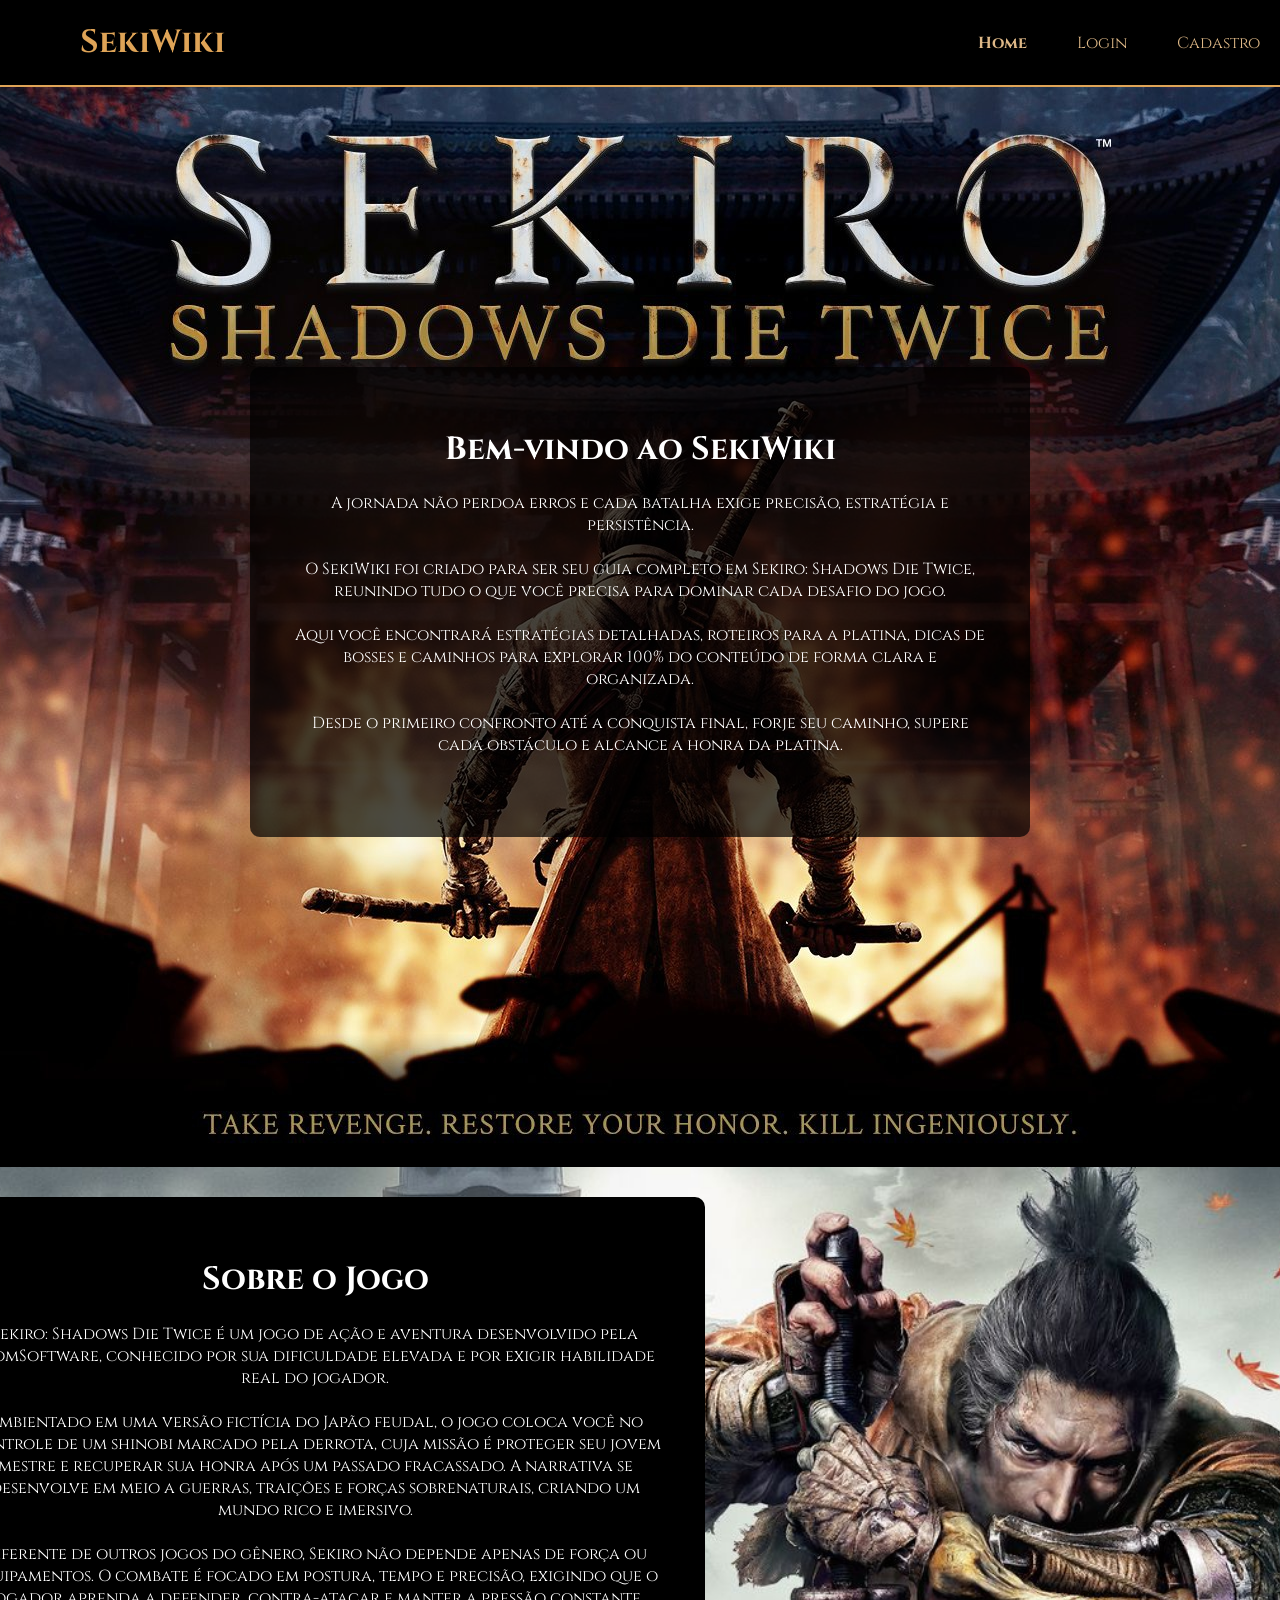
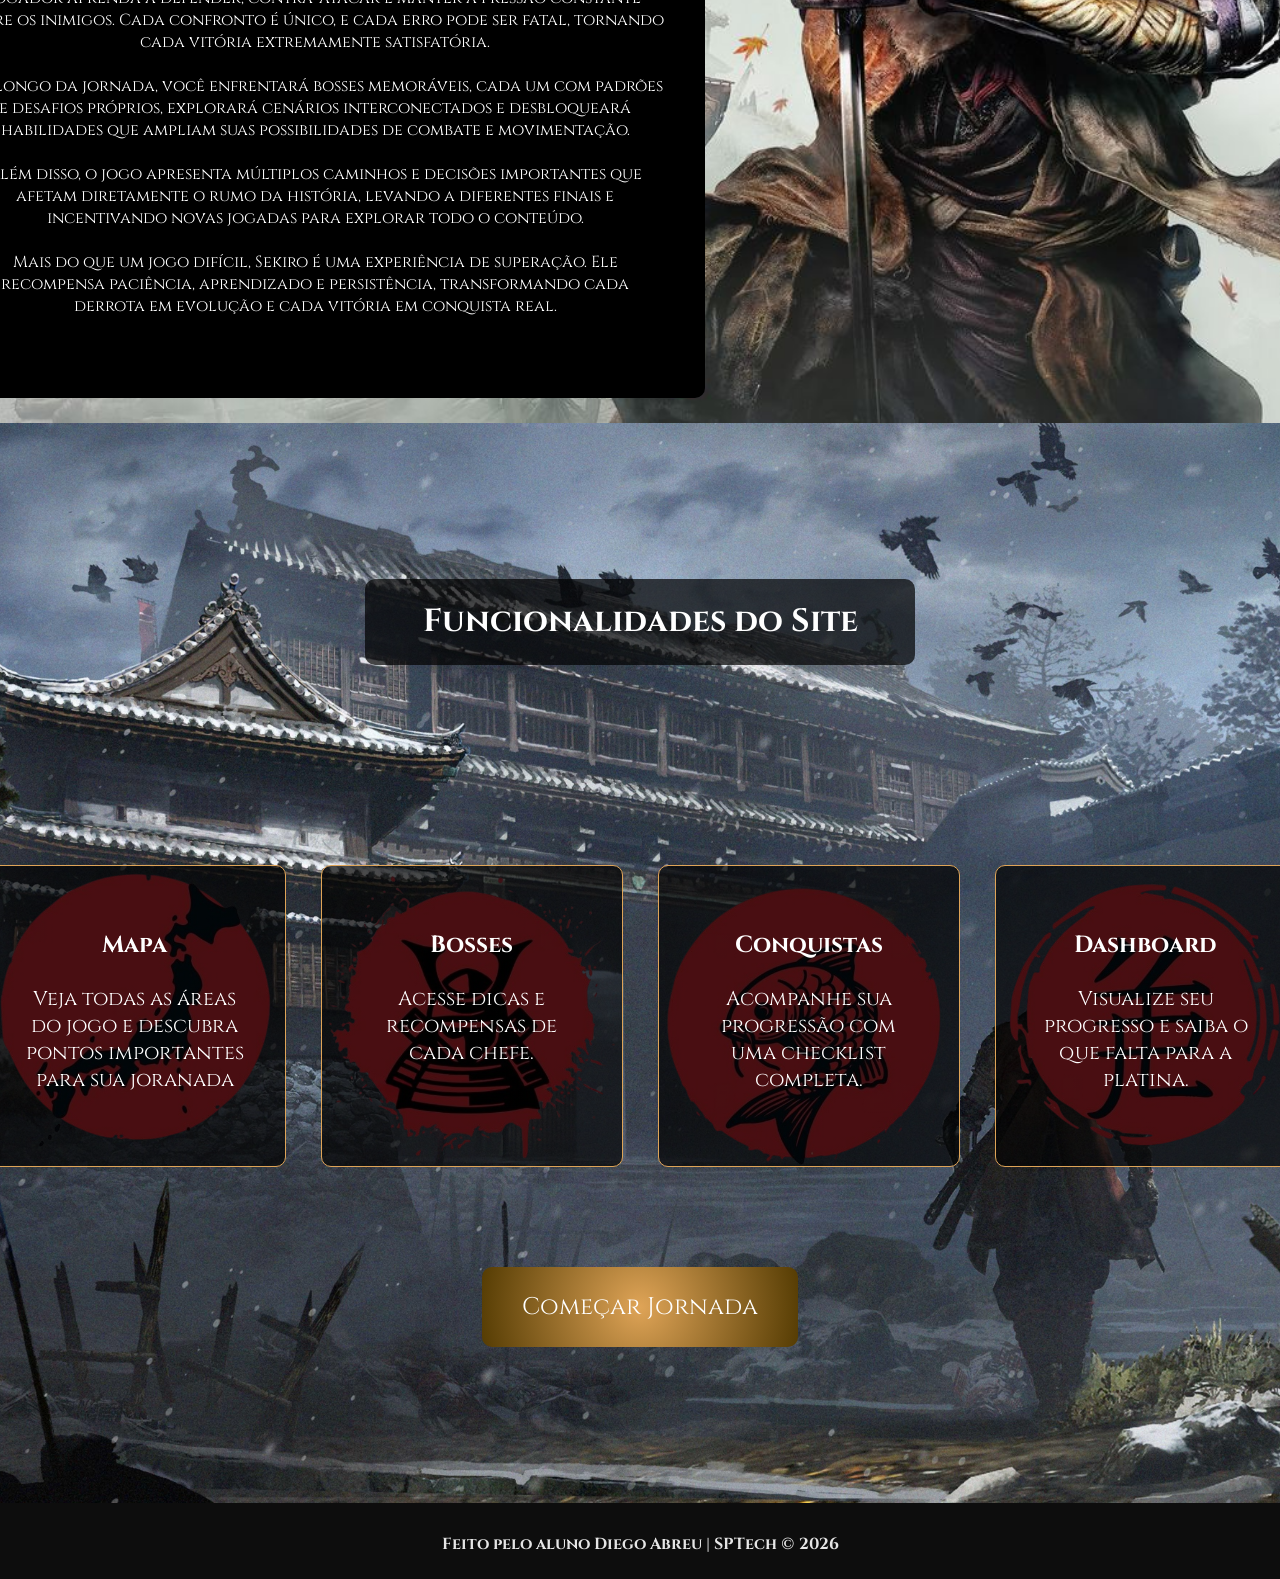
<file: public/index.html>
<!DOCTYPE html>
<html lang="pt-br">

<head>
    <meta charset="UTF-8">
    <meta name="viewport" content="width=device-width, initial-scale=1.0">
    <link rel="stylesheet" href="styles/index.css">
    <title>SekiWiki | Home</title>
</head>

<body>
    <div class="header">
        <div class="container">
            <h1 class="titulo">SekiWiki</h1>
            <ul class="navbar">
                <li class="atual"><a href="#">Home</a></li>
                <li><a href="login.html">Login</a></li>
                <li><a href="cadastro.html">Cadastro</a></li>
            </ul>

        </div>
    </div>

    <div class="banner">
        <div class="container">
            <div class="topo">
                <h1>Bem-vindo ao SekiWiki</h1>
                <p>A jornada não perdoa erros e cada batalha exige precisão, estratégia e persistência. <br> <br>

                    O SekiWiki foi criado para ser seu guia completo em Sekiro: Shadows Die Twice, reunindo tudo o que
                    você precisa para dominar cada desafio do jogo. <br> <br>

                    Aqui você encontrará estratégias detalhadas, roteiros para a platina, dicas de bosses e caminhos
                    para explorar 100% do conteúdo de forma clara e organizada. <br> <br>

                    Desde o primeiro confronto até a conquista final, forje seu caminho, supere cada obstáculo e alcance
                    a honra da platina.</p>
            </div>

        </div>
    </div>
    <div class="banner2">
        <div class="container">
            <div class="topo">
                <h1>Sobre o Jogo</h1>
                <p>Sekiro: Shadows Die Twice é um jogo de ação e aventura desenvolvido pela FromSoftware, conhecido por
                    sua dificuldade elevada e por exigir habilidade real do jogador.
                    <br> <br>
                    Ambientado em uma versão fictícia do Japão feudal, o jogo coloca você no controle de um shinobi
                    marcado pela derrota, cuja missão é proteger seu jovem mestre e recuperar sua honra após um passado
                    fracassado. A narrativa se desenvolve em meio a guerras, traições e forças sobrenaturais, criando um
                    mundo rico e imersivo.
                    <br> <br>
                    Diferente de outros jogos do gênero, Sekiro não depende apenas de força ou equipamentos. O combate é
                    focado em postura, tempo e precisão, exigindo que o jogador aprenda a defender, contra-atacar e
                    manter a pressão constante sobre os inimigos. Cada confronto é único, e cada erro pode ser fatal,
                    tornando cada vitória extremamente satisfatória.
                    <br> <br>
                    Ao longo da jornada, você enfrentará bosses memoráveis, cada um com padrões e desafios próprios,
                    explorará cenários interconectados e desbloqueará habilidades que ampliam suas possibilidades de
                    combate e movimentação.
                    <br> <br>
                    Além disso, o jogo apresenta múltiplos caminhos e decisões importantes que afetam diretamente o rumo
                    da história, levando a diferentes finais e incentivando novas jogadas para explorar todo o conteúdo.
                    <br> <br>
                    Mais do que um jogo difícil, Sekiro é uma experiência de superação. Ele recompensa paciência,
                    aprendizado e persistência, transformando cada derrota em evolução e cada vitória em conquista real.
                </p>
            </div>
        </div>
    </div>
    <div class="banner3">
        <div class="container">
            <div class="topo">
                <h1>Funcionalidades do Site</h1>
            </div>
        </div>
        <div class="funcionalidades">
            <div class="card-funcionalidade" id="mapa">
                <h3> Mapa</h3>
                <p>Veja todas as áreas do jogo e descubra pontos importantes para sua joranada</p>
            </div>
            <div class="card-funcionalidade" id="boss">
                <h3>Bosses</h3>
                <p>Acesse dicas e recompensas de cada chefe.</p>
            </div>
            <div class="card-funcionalidade" id="conquista">
                <h3>Conquistas</h3>
                <p>Acompanhe sua progressão com uma checklist completa.</p>
            </div>
            <div class="card-funcionalidade" id="dash">
                <h3>Dashboard</h3>
                <p>Visualize seu progresso e saiba o que falta para a platina.</p>
            </div>
        </div>
        <div class="botao-comecar">
            <button onclick="jornada()"> <span>Começar Jornada</span></button>
        </div>

    </div>

    <div class="footer">
        <div class="container">
            <h4>Feito pelo aluno Diego Abreu | SPTech &copy; 2026 </h4>
        </div>
    </div>
</body>
</html>
<script>
    function jornada() {
        window.location.href = 'cadastro.html'
    }
</script>
</file>
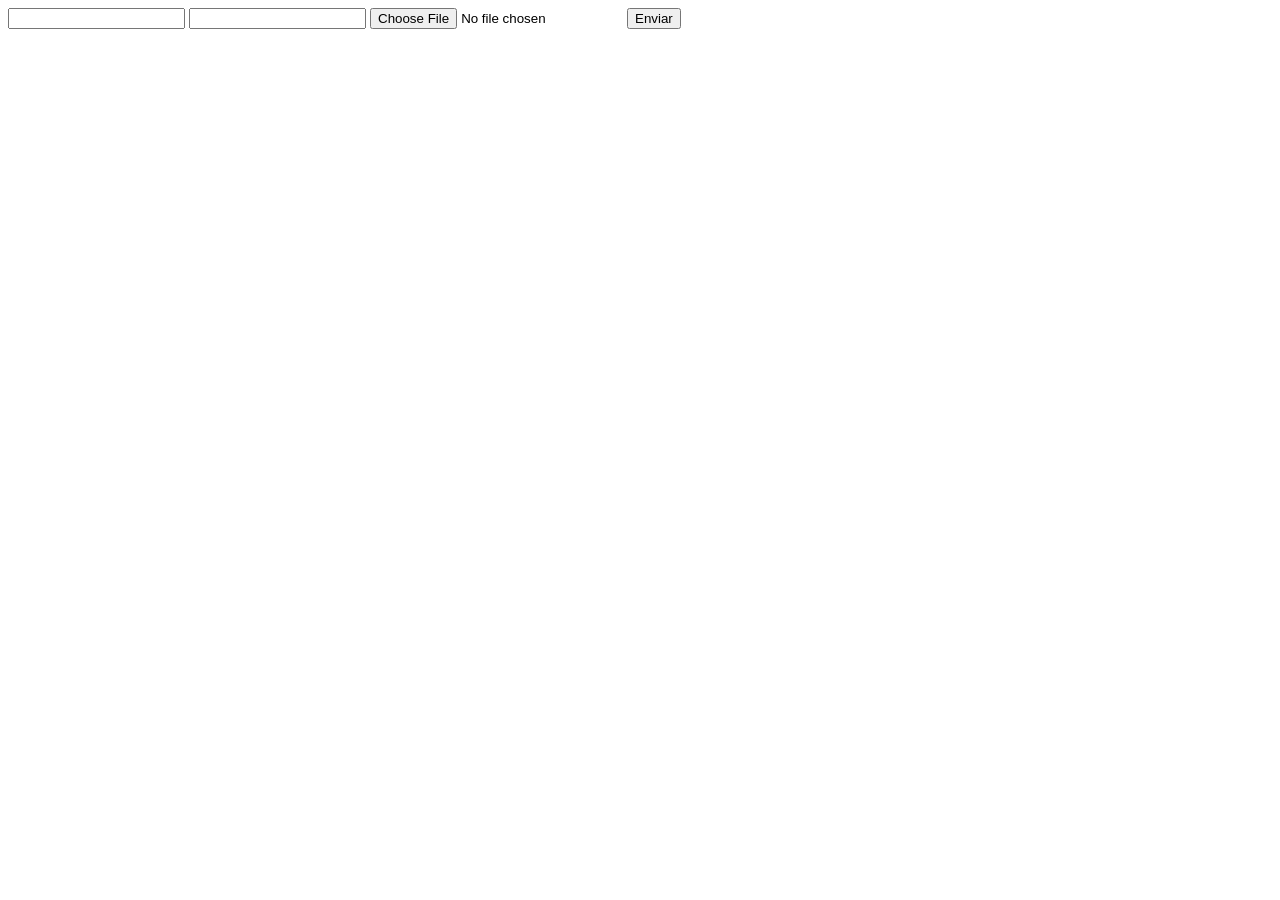
<file: DOCUMENTOS_DE_APOIO/exemplo_de_upload_de_arquivo/public/index.html>
<!DOCTYPE html>
<html lang="en">

<head>
  <meta charset="UTF-8">
  <meta http-equiv="X-UA-Compatible" content="IE=edge">
  <meta name="viewport" content="width=device-width, initial-scale=1.0">
  <title>Upload</title>
</head>

<body>

  <div>
    <input name="nome" id="nome" type="text" />
    <input name="email" id="email" type="url" />
    <input name="foto" id="foto" type="file" />
    <button onclick="enviar()">Enviar</button>
  </div>

  <div id="container"></div>
</body>

</html>

<script>
  function enviar() {
    const formData = new FormData();
    formData.append('foto', foto.files[0])
    formData.append('nome', nome.value)
    formData.append('email', email.value)

    fetch("/usuarios/cadastro", {
      method: "POST",
      body: formData
    })
      .then(res => {
        window.location = "./perfil.html"
      })
      .catch(err => {
        console.log(err);
      })
  }
</script>
</file>
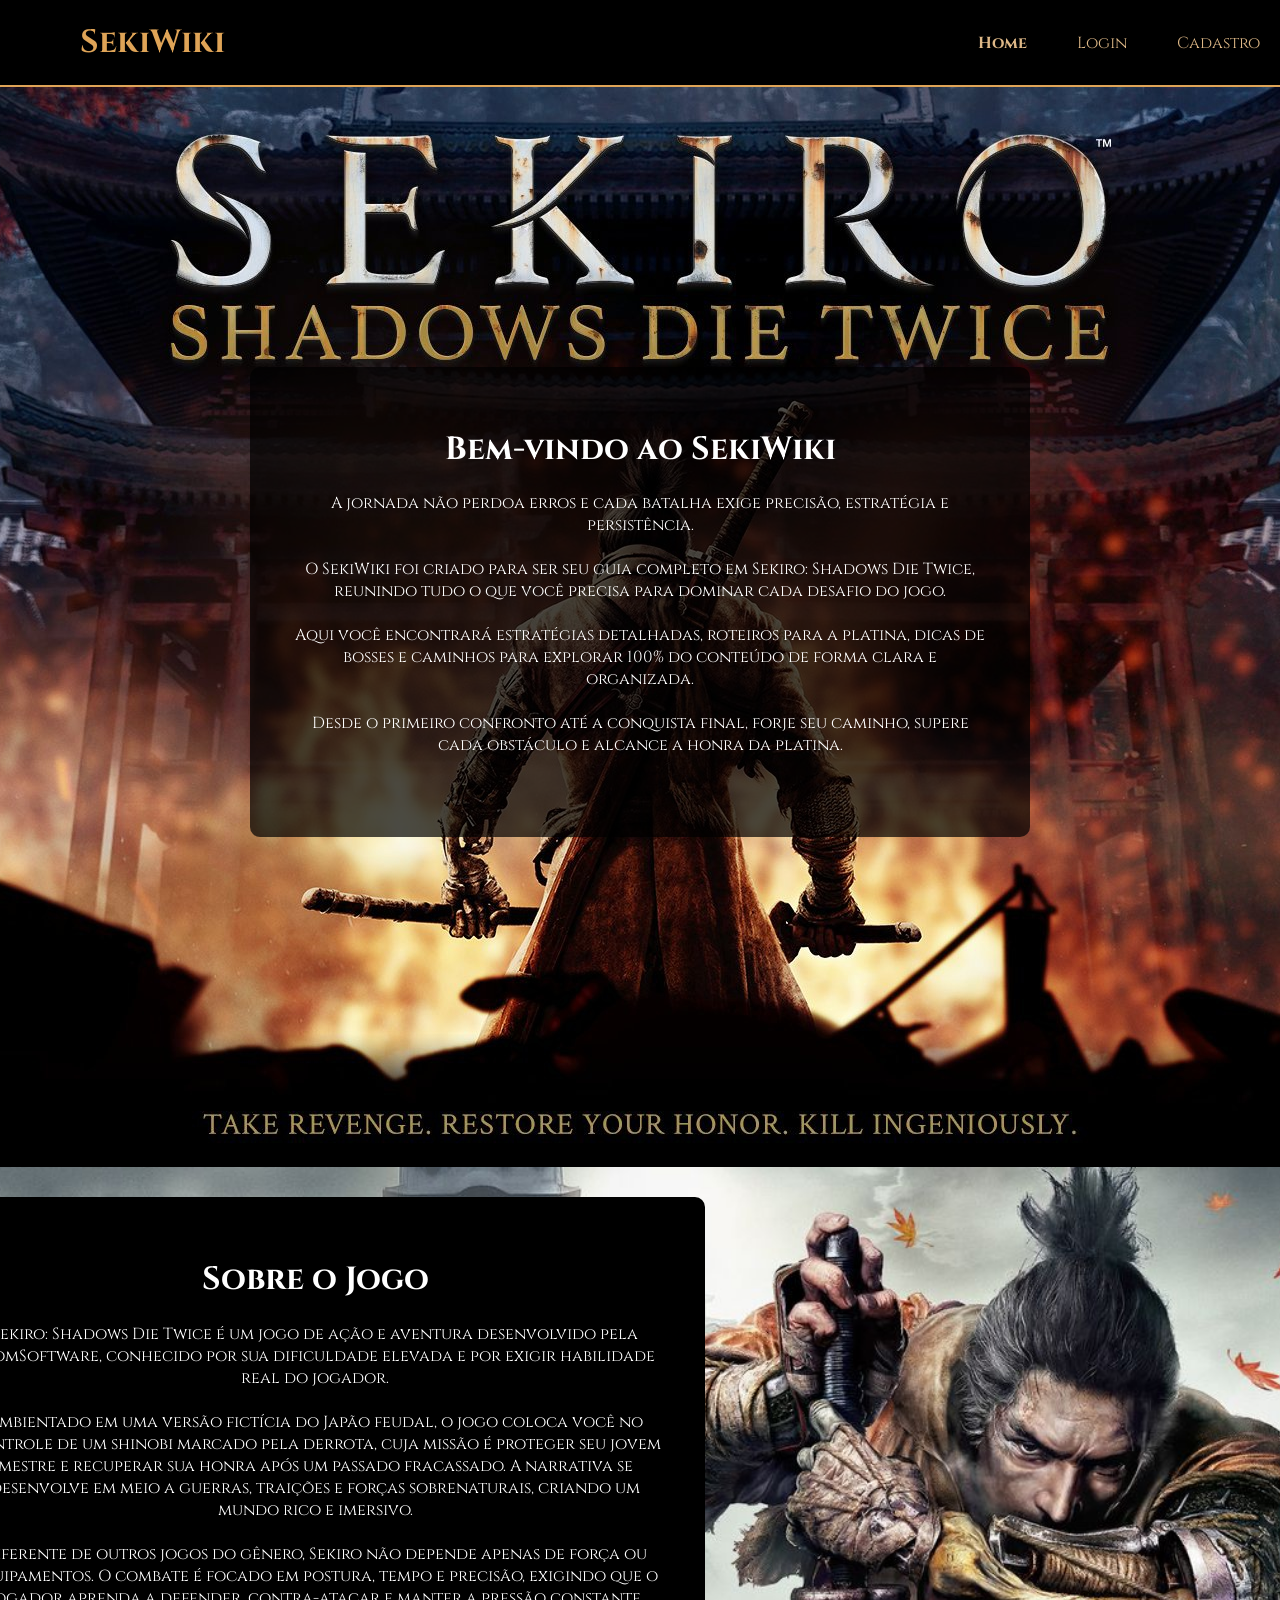
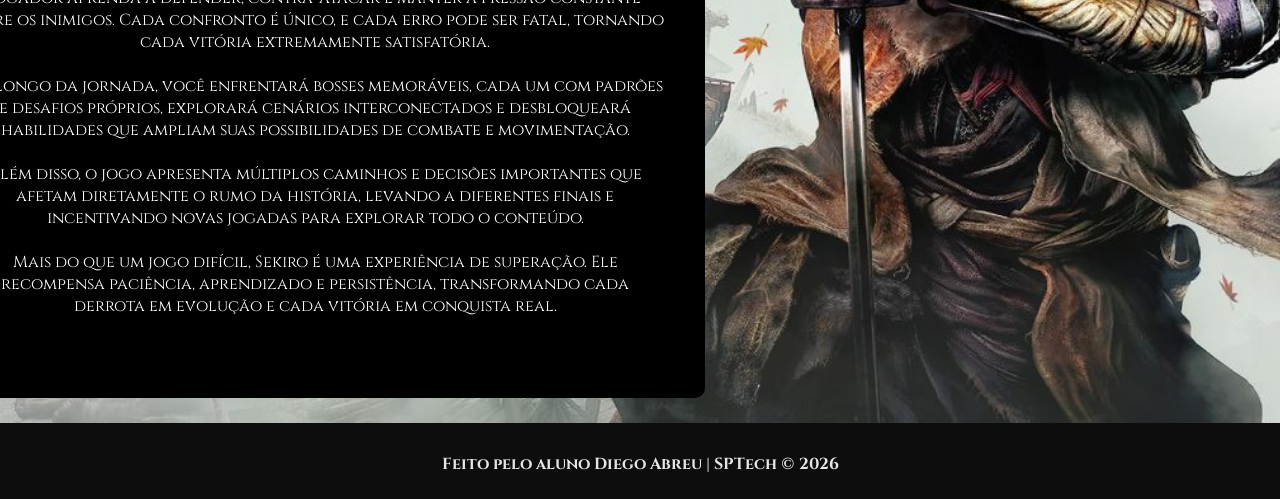
<file: home.html>
<!DOCTYPE html>
<html lang="en">

<head>
    <meta charset="UTF-8">
    <meta name="viewport" content="width=device-width, initial-scale=1.0">
    <title>SekiWiki | Home</title>
    <link rel="stylesheet" href="public/styles/index.css">
</head>

<body>
    <div class="header">
        <div class="container">
            <h1 class="titulo">SekiWiki</h1>
            <ul class="navbar">
                <li class="atual"><a href="#">Home</a></li>
                <li><a href="login.html">Login</a></li>
                <li><a href="cadastro.html">Cadastro</a></li>
            </ul>

        </div>
    </div>

    <div class="banner">
        <div class="container">
            <div class="topo">
                <h1>Bem-vindo ao SekiWiki</h1>
                <p>A jornada não perdoa erros e cada batalha exige precisão, estratégia e persistência. <br> <br>

                    O SekiWiki foi criado para ser seu guia completo em Sekiro: Shadows Die Twice, reunindo tudo o que
                    você precisa para dominar cada desafio do jogo. <br> <br>

                    Aqui você encontrará estratégias detalhadas, roteiros para a platina, dicas de bosses e caminhos
                    para explorar 100% do conteúdo de forma clara e organizada. <br> <br>

                    Desde o primeiro confronto até a conquista final, forje seu caminho, supere cada obstáculo e alcance
                    a honra da platina.</p>
            </div>

        </div>
    </div>
    <div class="banner2">
        <div class="container">
            <div class="topo">
                <h1>Sobre o Jogo</h1>
                <p>Sekiro: Shadows Die Twice é um jogo de ação e aventura desenvolvido pela FromSoftware, conhecido por
                    sua dificuldade elevada e por exigir habilidade real do jogador.
                    <br> <br>
                    Ambientado em uma versão fictícia do Japão feudal, o jogo coloca você no controle de um shinobi
                    marcado pela derrota, cuja missão é proteger seu jovem mestre e recuperar sua honra após um passado
                    fracassado. A narrativa se desenvolve em meio a guerras, traições e forças sobrenaturais, criando um
                    mundo rico e imersivo.
                    <br> <br>
                    Diferente de outros jogos do gênero, Sekiro não depende apenas de força ou equipamentos. O combate é
                    focado em postura, tempo e precisão, exigindo que o jogador aprenda a defender, contra-atacar e
                    manter a pressão constante sobre os inimigos. Cada confronto é único, e cada erro pode ser fatal,
                    tornando cada vitória extremamente satisfatória.
                    <br> <br>
                    Ao longo da jornada, você enfrentará bosses memoráveis, cada um com padrões e desafios próprios,
                    explorará cenários interconectados e desbloqueará habilidades que ampliam suas possibilidades de
                    combate e movimentação.
                    <br> <br>
                    Além disso, o jogo apresenta múltiplos caminhos e decisões importantes que afetam diretamente o rumo
                    da história, levando a diferentes finais e incentivando novas jogadas para explorar todo o conteúdo.
                    <br> <br>
                    Mais do que um jogo difícil, Sekiro é uma experiência de superação. Ele recompensa paciência,
                    aprendizado e persistência, transformando cada derrota em evolução e cada vitória em conquista real.                </p>
            </div>
        </div>
    </div>

    <div class="footer">
        <div class="container">
            <h4>Feito pelo aluno Diego Abreu | SPTech &copy; 2026 </h4>
        </div>
    </div>



</body>

</html>
</file>
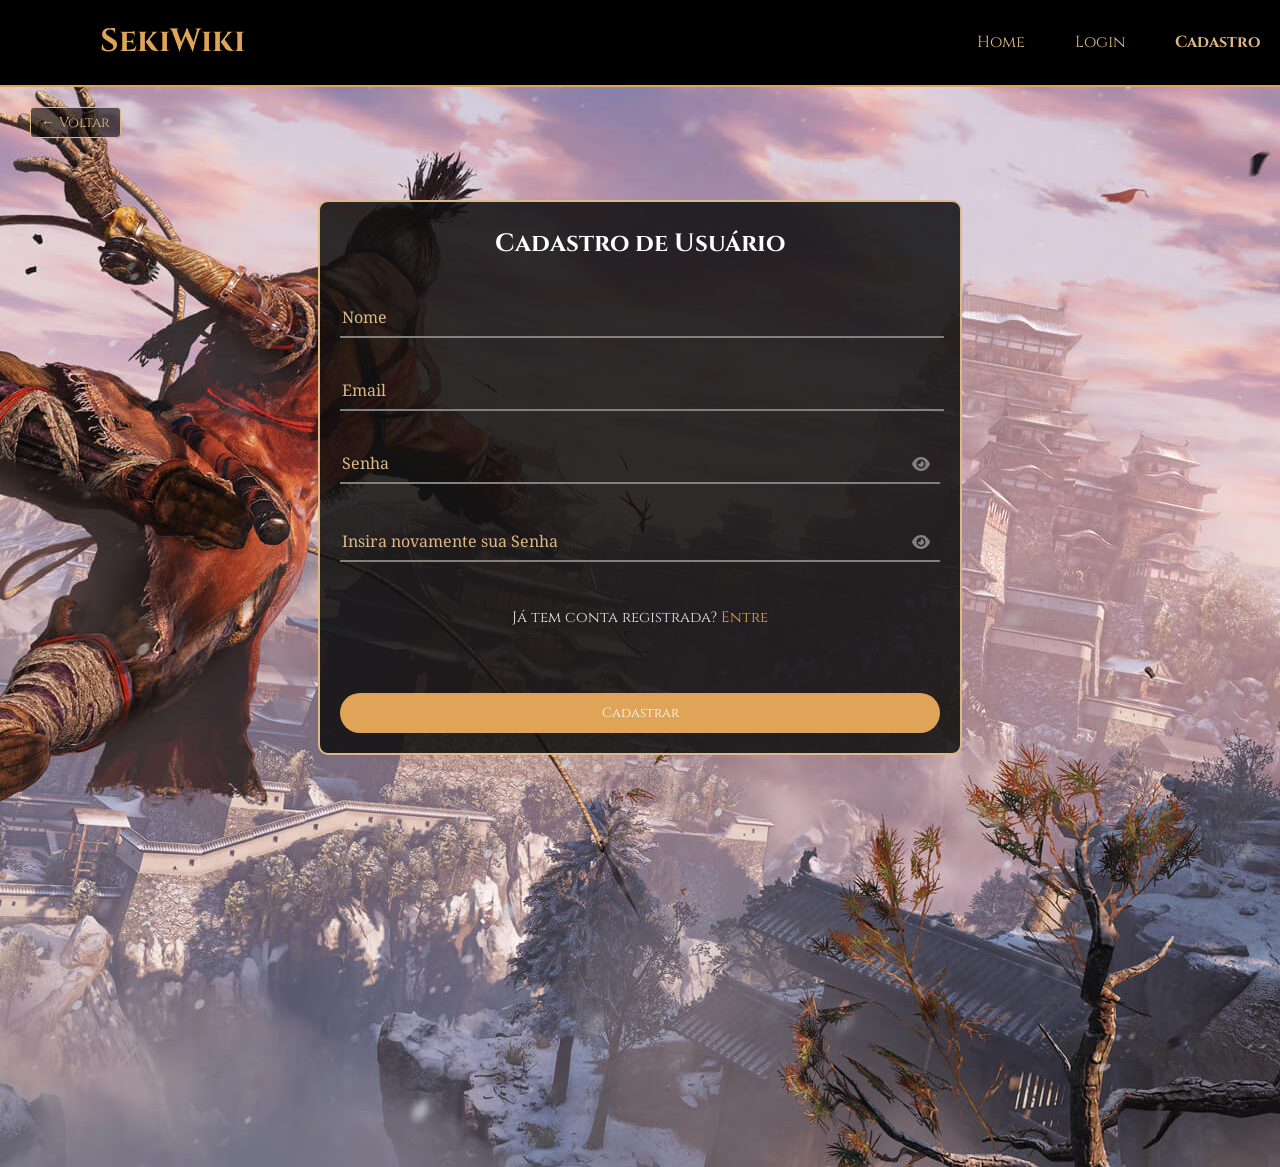
<file: public/cadastro.html>
<!DOCTYPE html>
<html lang="pt-br">

<head>
    <meta charset="UTF-8">
    <meta name="viewport" content="width=device-width, initial-scale=1.0">
    <link rel="stylesheet" href="styles/cadastro-login.css">
    <link rel="stylesheet" href="https://cdnjs.cloudflare.com/ajax/libs/font-awesome/6.5.0/css/all.min.css">
    <title>SekiWiki - Cadastro</title>
</head>

<body>
    <div class="header">
        <div class="container">
            <h1 class="titulo">SekiWiki</h1>
            <ul class="navbar">
                <li><a href="index.html">Home</a></li>
                <li><a href="login.html">Login</a></li>
                <li class="atual"><a href="#">Cadastro</a></li>
            </ul>
        </div>
    </div>
    <div class="painel-cadastro">
        <a href="index.html" class="btn-voltar">← Voltar</a>
        <div class="cadastro_usuario">
            <div class="info">
                <div class="toast" id="toast"></div>
                <div class="formulario">
                    <h3>Cadastro de Usuário</h3>
                    <input type="text" id="ipt_nome_usuario" placeholder="Nome">
                    <input type="text" id="ipt_email" placeholder="Email">

                    <div oninput="validar()" class="validacao-campo">
                        <input type="password" id="ipt_senha" placeholder="Senha">
                        <i class="fa-solid fa-eye olho" onclick="mostrar()"></i>
                        <div id="validacao" class="validacao"></div>
                    </div>

                    <div oninput="senhasCoincidem()" class="validacao-campo">
                        <input type="password" id="ipt_senha_confirmada" placeholder="Insira novamente sua Senha">
                        <i class="fa-solid fa-eye olho" onclick="mostrar2()"></i>
                        <div id="validacao2" class="validacao2"></div>
                    </div>

                    <p class="link-auth">Já tem conta registrada? <a href="login.html">Entre</a></p>
                    <button onclick="registrar()">Cadastrar</button>
                </div>
            </div>
        </div>
    </div>
</body>

</html>
<script>
    let senhaValida = false
    let senhasIguais = false

    function registrar() {
        let nomeVar = ipt_nome_usuario.value
        let emailVar = ipt_email.value
        let senhaVar = ipt_senha.value
        let senhaConfirmadaVar = ipt_senha_confirmada.value
        let verificacaoEmailArroba = emailVar.indexOf('@')
        let verificacaoEmailPonto = emailVar.indexOf('.')

        if (nomeVar == '' || emailVar == '' || senhaVar == '' || senhaConfirmadaVar == '') {
            mostrarToast('Todos os campos devem ser preenchidos para o cadastro!')
            return false
        } else {
            if (verificacaoEmailArroba == -1) {
                mostrarToast('Insira um email válido')
                return false
            } else if (verificacaoEmailPonto == -1) {
                mostrarToast('Insira um email válido')
                return false
            } else if (senhaVar != senhaConfirmadaVar) {
                mostrarToast('As senhas não se coincidem')
                return false
            }
        }

        if (!senhaValida || !senhasIguais) {
            mostrarToast('Corrija os erros antes de continuar')
            return false
        }

        fetch("/usuarios/cadastrar", {
            method: "POST",
            headers: {
                "Content-Type": "application/json",
            },
            body: JSON.stringify({
                nomeServer: nomeVar,
                emailServer: emailVar,
                senhaServer: senhaVar,
            }),
        })
            .then(function (resposta) {
                if (resposta.ok) {
                    mostrarToast("Cadastro realizado com sucesso! Redirecionando...")
                    limparFormulario()
                    setTimeout(() => {
                        window.location = "/login.html";
                    }, 1500);
                } else {
                    resposta.json().then(erro => {
                        if (erro && typeof erro === 'string' && erro.includes('Duplicate entry')) {
                            mostrarToast('Este email já está cadastrado')
                        } else {
                            mostrarToast('Erro ao realizar o cadastro')
                        }
                    })
                }
            })
            .catch(function (erro) {
                console.log(erro)
                mostrarToast('Erro ao realizar o cadastro')
            })

        return false
    }

    function validar() {
        let senha = ipt_senha.value
        let tamanho = senha.length
        let senhaMaiuscula = senha.toUpperCase()
        let senhaMinuscula = senha.toLowerCase()
        let especial = ['!', '@', '#', '$', '%', '&', '*', '~', ';', '.', ',', '/', '+', '-', '=', '|']
        let temEspecial = false

        if (tamanho < 8) {
            validacao.innerHTML = 'A senha precisa ter no mínimo 8 caracteres'
            senhaValida = false
        } else if (senha == senhaMaiuscula) {
            validacao.innerHTML = 'A senha precisa conter ao menos uma letra minúscula'
            senhaValida = false
        } else if (senha == senhaMinuscula) {
            validacao.innerHTML = 'A senha precisa conter ao menos uma letra maiúscula'
            senhaValida = false
        } else {
            for (let i = 0; i < tamanho; i++) {
                if (especial.includes(senha[i])) {
                    temEspecial = true
                    break
                }
            }

            if (!temEspecial) {
                validacao.innerHTML = 'A senha precisa ter pelo menos um caractere especial'
                senhaValida = false
            } else {
                validacao.innerHTML = ''
                senhaValida = true
            }
        }
    }

    function senhasCoincidem() {
        let senha = ipt_senha.value
        let senhaConfirmada = ipt_senha_confirmada.value

        if (senha != senhaConfirmada) {
            validacao2.innerHTML = 'As senhas não se coincidem'
            senhasIguais = false
        } else {
            validacao2.innerHTML = ''
            senhasIguais = true
        }
    }

    function mostrar() {
        if (ipt_senha.type === "password") {
            ipt_senha.type = "text"
        } else {
            ipt_senha.type = "password"
        }
    }

    function mostrar2() {
        if (ipt_senha_confirmada.type === "password") {
            ipt_senha_confirmada.type = "text"
        } else {
            ipt_senha_confirmada.type = "password"
        }
    }

    function mostrarToast(mensagem) {
        const toast = document.getElementById("toast")
        toast.innerText = mensagem
        toast.classList.add("visivel")
        setTimeout(() => {
            toast.classList.remove("visivel")
        }, 3000)
    }

    function limparFormulario() {
        ipt_nome_usuario.value = ''
        ipt_email.value = ''
        ipt_senha.value = ''
        ipt_senha_confirmada.value = ''
    }
</script>
</file>
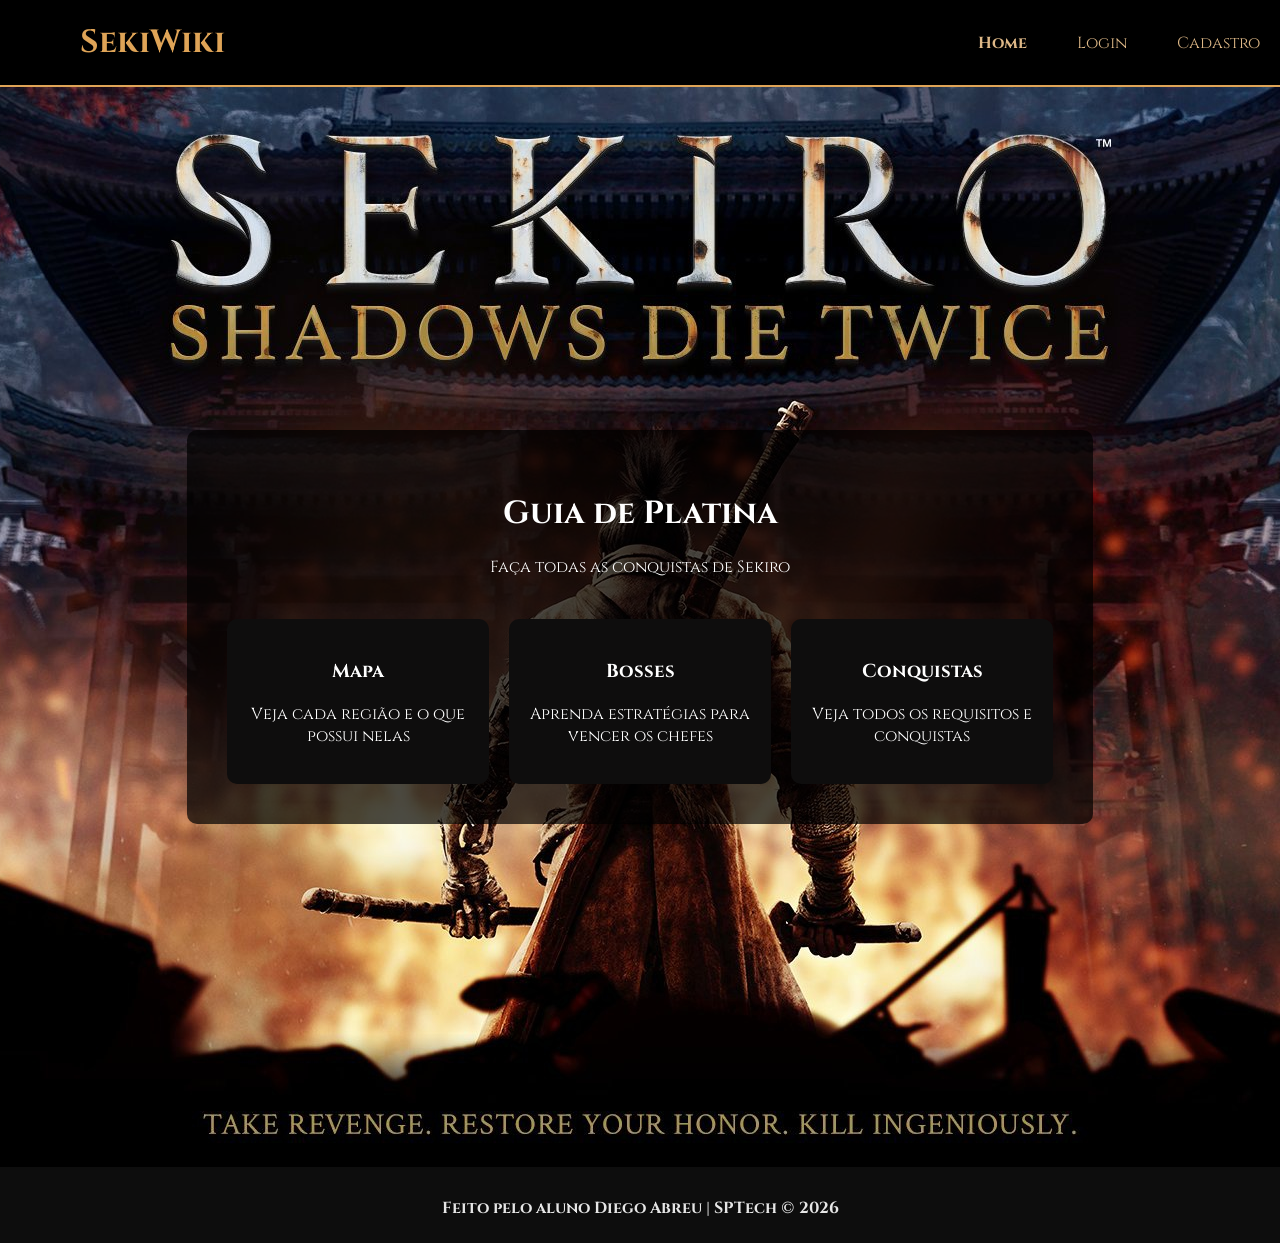
<file: public/indexCadastado.html>
<!DOCTYPE html>
<html lang="pt-br">
<head>
    <meta charset="UTF-8">
    <meta name="viewport" content="width=device-width, initial-scale=1.0">
    <link rel="stylesheet" href="styles/style.css">
    <title>SekiWiki | Home</title>
</head>
<body>
     <div class="header">
        <div class="container">
            <h1 class="titulo">SekiWiki</h1>
            <ul class="navbar">
            <li class="atual"><a href="#">Home</a></li>
            <li><a href="login.html">Login</a></li>
            <li><a href="cadastro.html">Cadastro</a></li>
        </ul>

        </div>
     </div>

    <div class="banner">
        <div class="container">
            <div class="topo">
            <h1>Guia de Platina</h1>
            <p>Faça todas as conquistas de Sekiro</p>
            </div>

            <div class="cards">
                <div class="card">
                    <h3>Mapa</h3>
                    <p>Veja cada região e o que possui nelas</p>
                </div>
                <div class="card">
                    <h3>Bosses</h3>
                    <p>Aprenda estratégias para vencer os chefes</p>
                </div>
                <div class="card">
                    <h3>Conquistas</h3>
                    <p>Veja todos os requisitos e conquistas</p>
                </div>

            </div>
            
        </div>
    </div>    
    <div class="footer">
      <div class="container">
        <h4>Feito pelo aluno Diego Abreu | SPTech &copy; 2026 </h4>
      </div>
    </div>



</body>
</html>
</file>
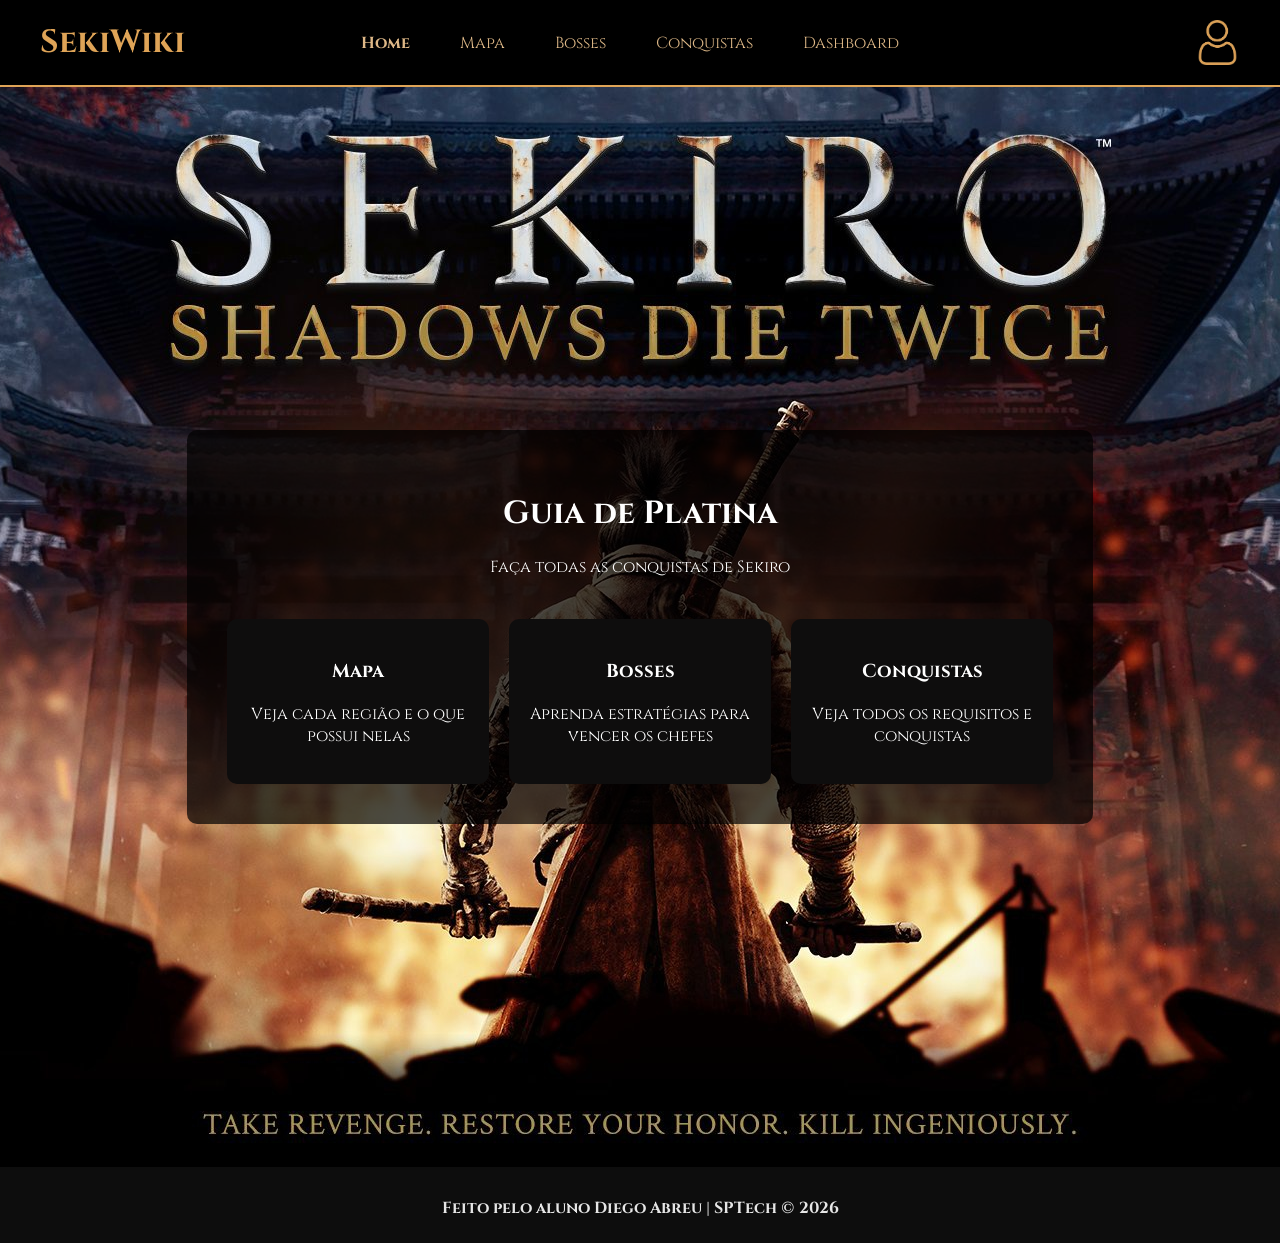
<file: public/indexCadastrado.html>
<!DOCTYPE html>
<html lang="pt-br">

<head>
    <meta charset="UTF-8">
    <meta name="viewport" content="width=device-width, initial-scale=1.0">
    <link rel="stylesheet" href="styles/indexCadastrado.css">
    <title>SekiWiki | Home</title>
</head>

<body>
    <div class="header">
        <div class="container">
            <h1 class="titulo">SekiWiki</h1>
            <ul class="navbar">
                <li class="atual"><a href="#">Home</a></li>
                <li><a href="mapa.html">Mapa</a></li>
                <li><a href="bosses.html">Bosses</a></li>
                <li><a href="conquista.html">Conquistas</a></li>
                <li><a href="dashboard.html">Dashboard</a></li>
            </ul>
            <div class="usuario">
                <img src="assets/img/usuario-index.png" alt="" id="usuarioIcon">
                <div class="usuario-dropdown" id="usuarioDropdown">
                    <a onclick = "sair()">Sair</a>
                </div>
            </div>
        </div>
    </div>

    <div class="banner">
        <div class="container">
            <div class="topo">
                <h1>Guia de Platina</h1>
                <p>Faça todas as conquistas de Sekiro</p>
            </div>

            <div class="cards">
                <div class="card" onclick="window.location.href='mapa.html'">
                    <h3>Mapa</h3>
                    <p>Veja cada região e o que possui nelas</p>
                </div>
                <div class="card" onclick="window.location.href='bosses.html'">
                    <h3>Bosses</h3>
                    <p>Aprenda estratégias para vencer os chefes</p>
                </div>
                <div class="card" onclick="window.location.href='conquista.html'">
                    <h3>Conquistas</h3>
                    <p>Veja todos os requisitos e conquistas</p>
                </div>

            </div>

        </div>
    </div>
    <div class="footer">
        <div class="container">
            <h4>Feito pelo aluno Diego Abreu | SPTech &copy; 2026 </h4>
        </div>
    </div>



</body>

</html>
<script>
    const icon = document.getElementById("usuarioIcon");
    const dropdown = document.getElementById("usuarioDropdown");

    icon.addEventListener("click", function (e) {
        e.stopPropagation(); // impede que o clique propague para o window
        dropdown.classList.toggle("ativo");
    });

    window.addEventListener("click", function () {
        dropdown.classList.remove("ativo");
    });
    function sair() {
        sessionStorage.clear()
        window.location = 'index.html'
    }
</script>
</file>
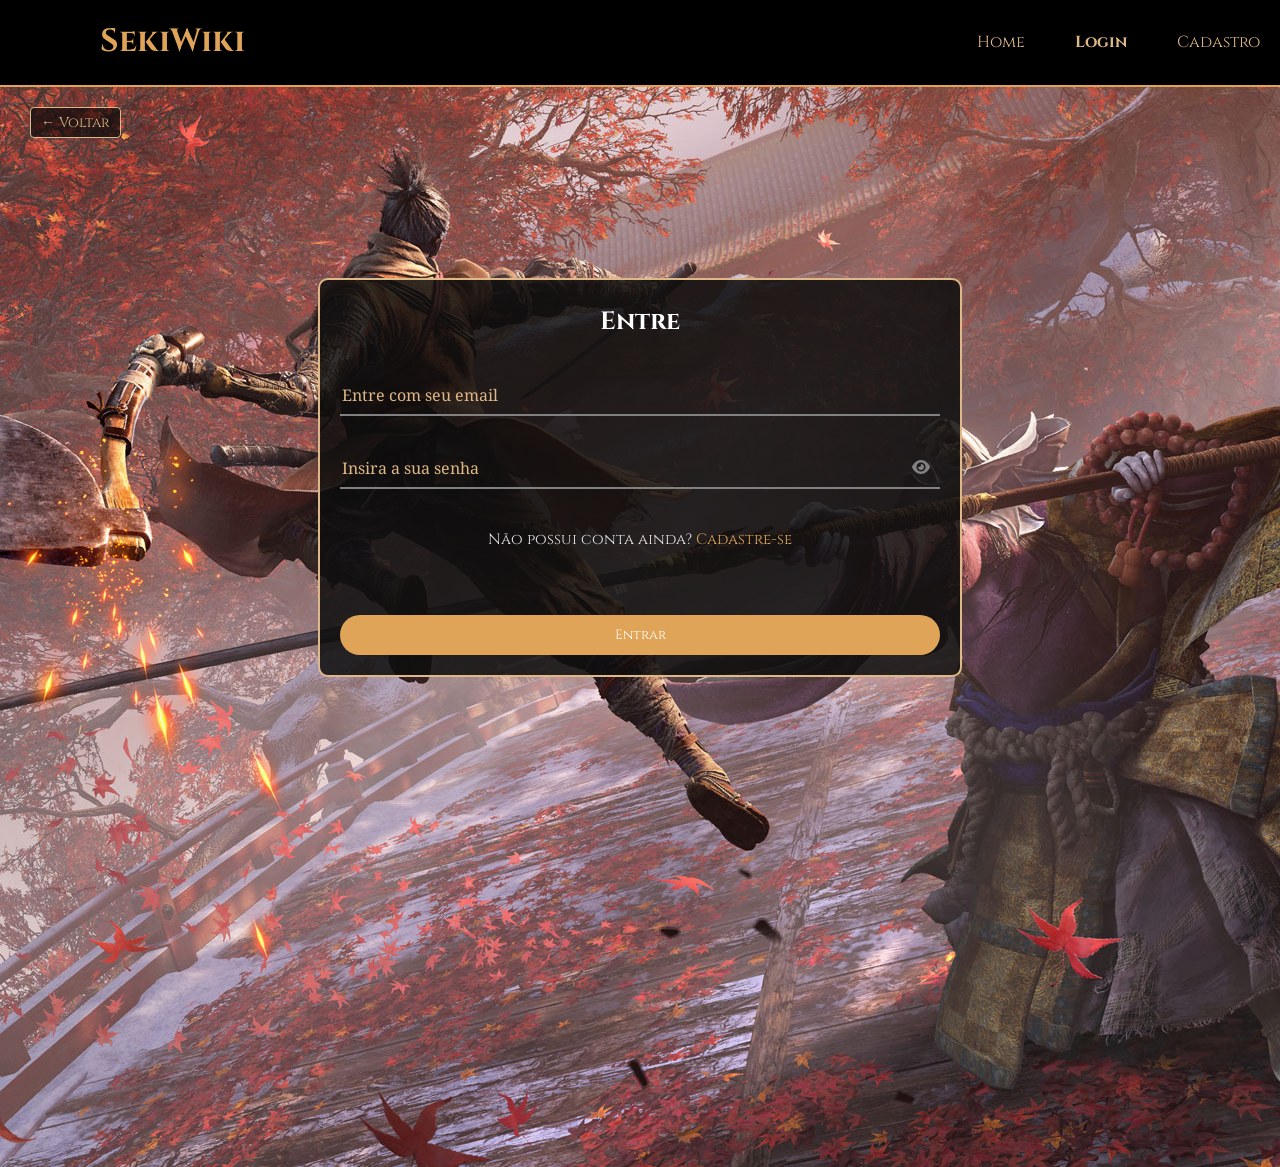
<file: public/login.html>
<html lang="pt-br">

<head>
    <meta charset="UTF-8">
    <meta name="viewport" content="width=device-width, initial-scale=1.0">
    <link rel="stylesheet" href="styles/cadastro-login.css">
    <link rel="stylesheet" href="https://cdnjs.cloudflare.com/ajax/libs/font-awesome/6.5.0/css/all.min.css">
    <title>SekiWiki - Login</title>
</head>

<body>
    <div class="header">
        <div class="container">
            <h1 class="titulo">SekiWiki</h1>
            <ul class="navbar">
                <li><a href="index.html">Home</a></li>
                <li class="atual"><a href="#">Login</a></li>
                <li><a href="cadastro.html">Cadastro</a></li>
            </ul>
        </div>
    </div>

    <div class="painel-login">
        <a href="index.html" class="btn-voltar">← Voltar</a>
        <div class="login_usuario">
            <div class="info">
                <div class="toast" id="toast"></div>
                <div class="formulario">
                    <h3>Entre</h3>
                    <input type="text" id="ipt_email" placeholder="Entre com seu email">

                    <div class="validacao-campo">
                        <input type="password" id="ipt_senha" placeholder="Insira a sua senha">
                        <i class="fa-solid fa-eye olho" onclick="mostrar()"></i>
                    </div>
                    <p class="link-auth">Não possui conta ainda? <a href="cadastro.html">Cadastre-se</a></p>
                    <button onclick="entrar()">Entrar</button>
                </div>
            </div>
        </div>
    </div>
</body>

</html>
<script>
    function entrar() {
        let emailVar = ipt_email.value
        let senhaVar = ipt_senha.value

        if (emailVar == "" || senhaVar == "") {
            mostrarToast('Todos os campos devem ser preenchidos')
            return false;
        }

        fetch("/usuarios/autenticar", {
            method: "POST",
            headers: {
                "Content-Type": "application/json"
            },
            body: JSON.stringify({
                emailServer: emailVar,
                senhaServer: senhaVar
            })
        }).then(function (resposta) {
            if (resposta.ok) {
                resposta.json().then(json => {
                    sessionStorage.EMAIL_USUARIO = json.email;
                    sessionStorage.NOME_USUARIO = json.nome;
                    sessionStorage.ID_USUARIO = json.idUsuario;

                    mostrarToast('Login realizado! Redirecionando...')
                    setTimeout(function () {
                        window.location = "indexCadastrado.html";
                    }, 1500);
                });
            } else {
                mostrarToast('Email ou senha inválidos')
            }
        }).catch(function (erro) {
            console.log(erro);
            mostrarToast('Erro ao tentar realizar o login')
        })

        return false;
    }

    function mostrar() {
        if (ipt_senha.type === "password") {
            ipt_senha.type = "text";
        } else {
            ipt_senha.type = "password";
        }
    }

    function mostrarToast(mensagem) {
        const toast = document.getElementById("toast");
        toast.innerText = mensagem;
        toast.classList.add("visivel");
        setTimeout(() => {
            toast.classList.remove("visivel");
        }, 3000);
    }
</script>
</file>
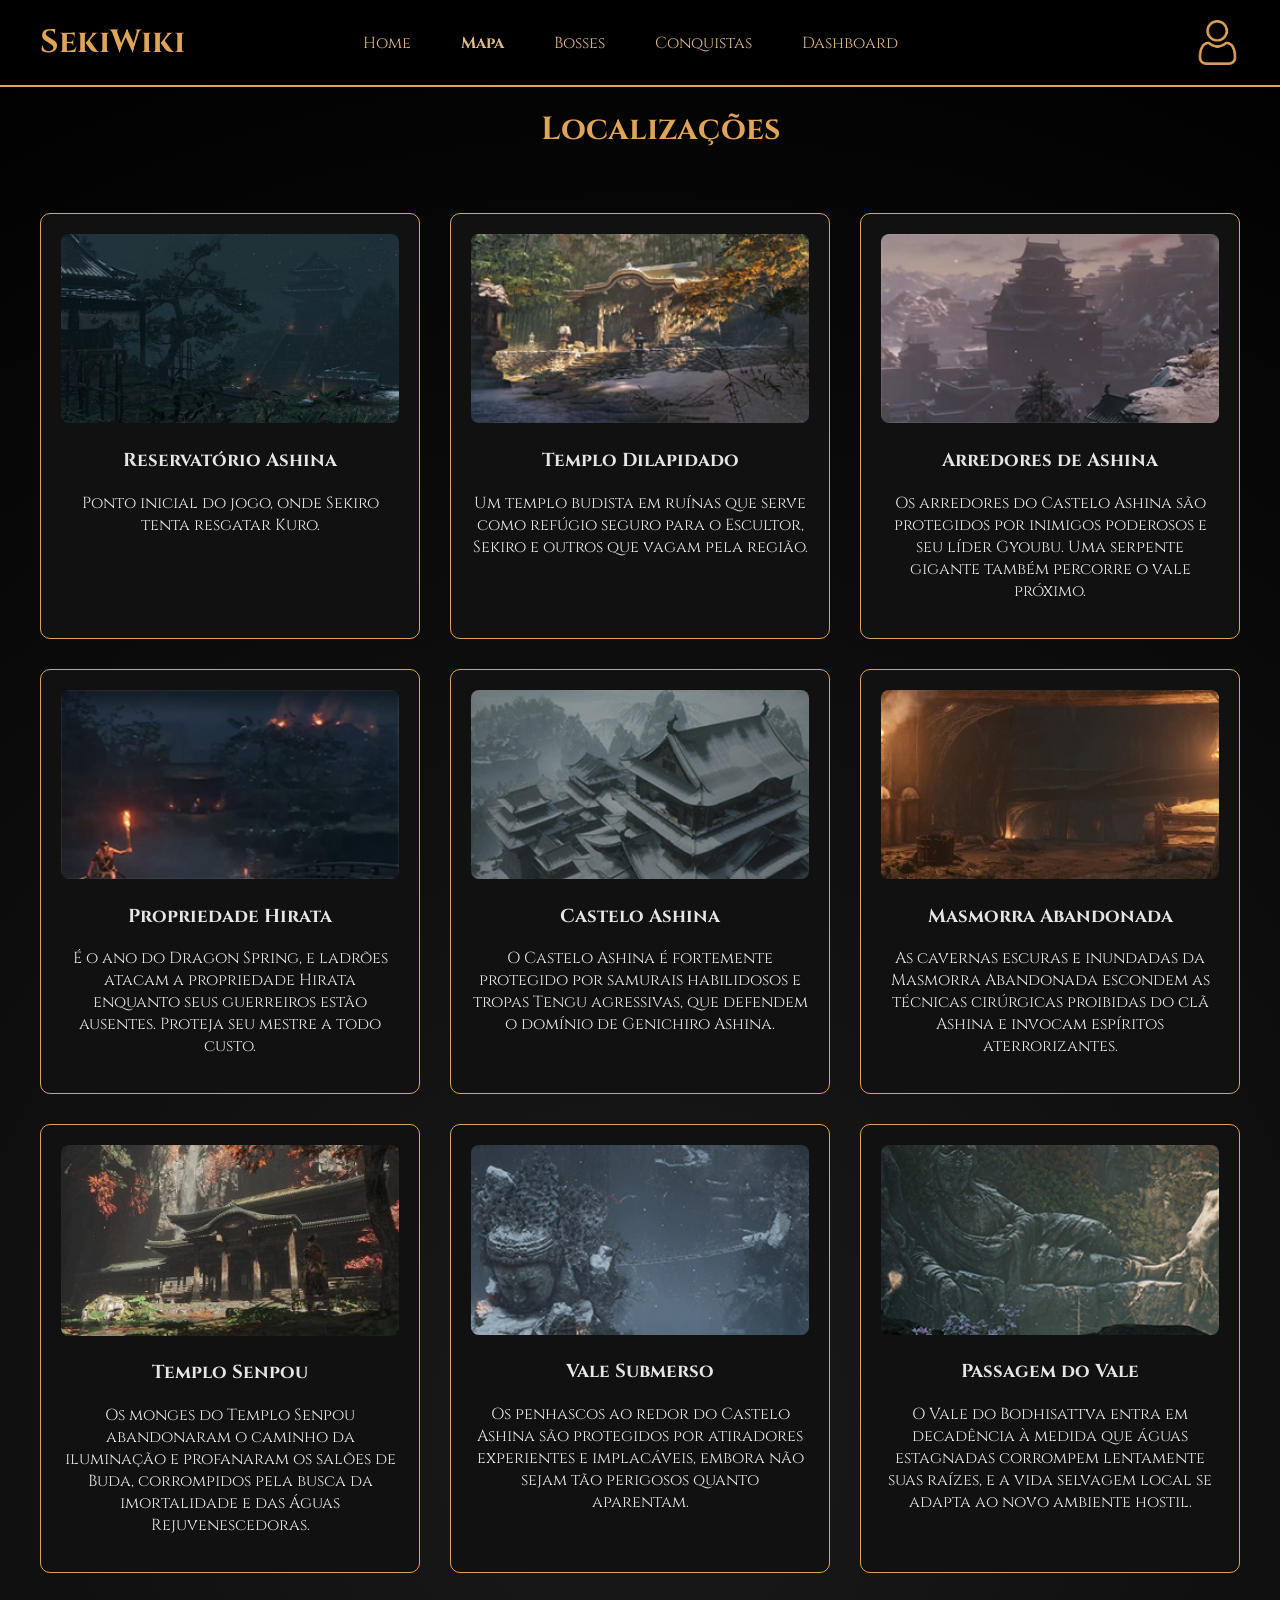
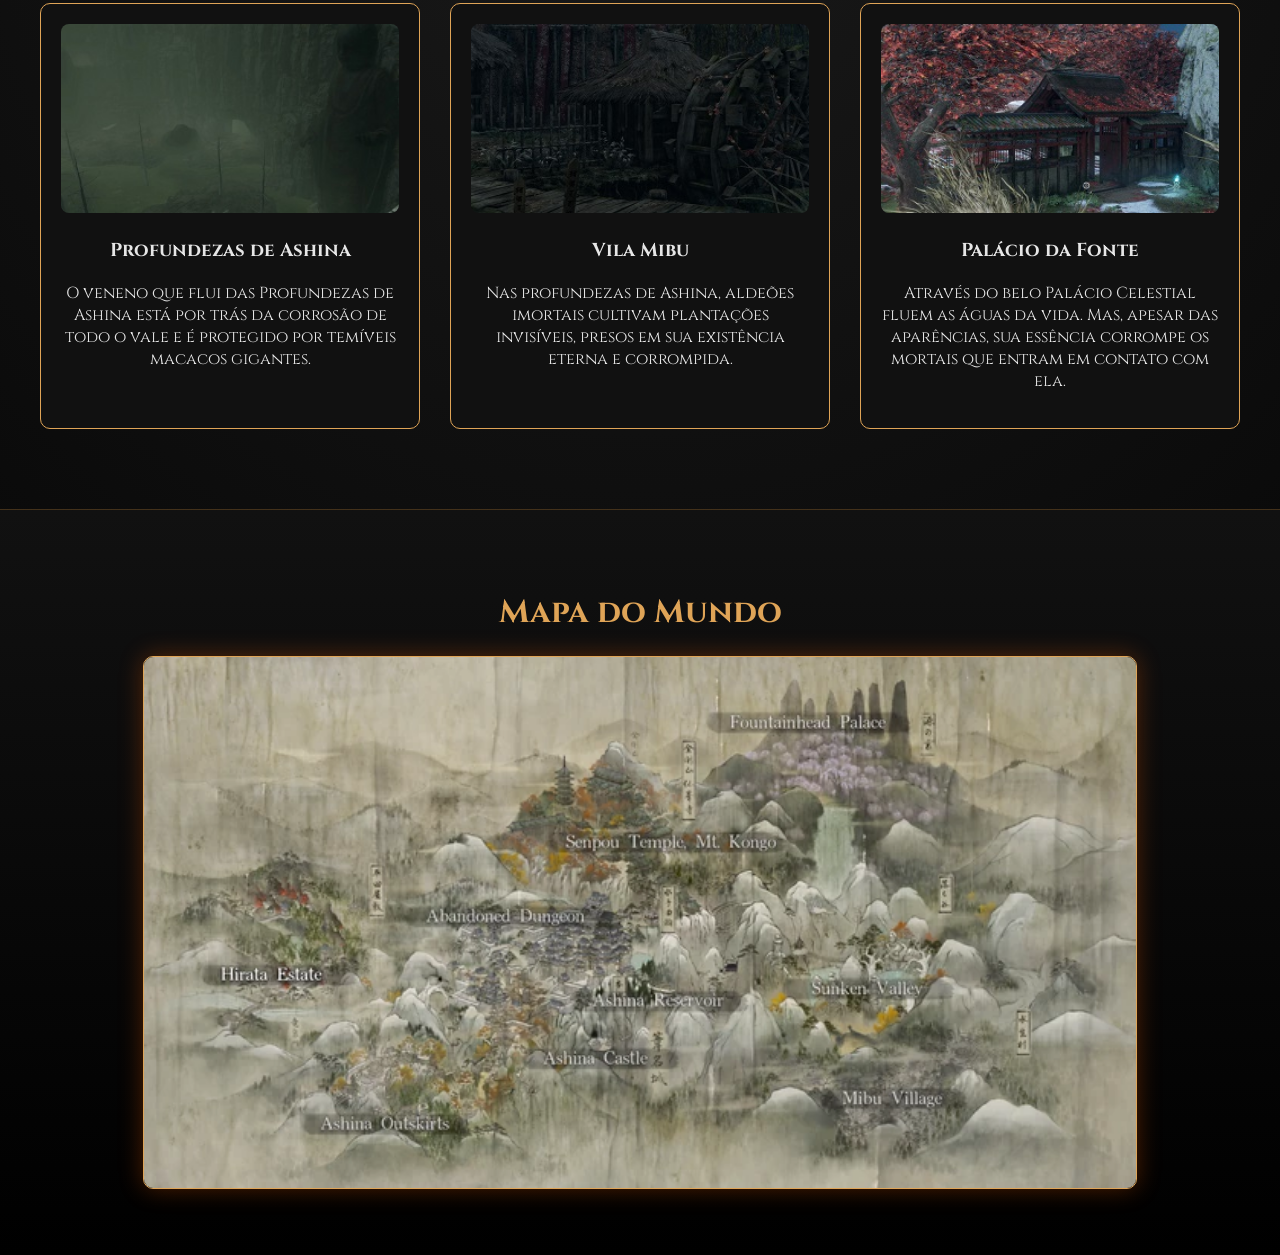
<file: public/mapa.html>
<!DOCTYPE html>
<html lang="en">

<head>
    <meta charset="UTF-8">
    <meta name="viewport" content="width=device-width, initial-scale=1.0">
    <title>SekiWiki | Mapa</title>
    <link rel="stylesheet" href="styles/mapa.css">
</head>

<body>
    <div class="header">
        <div class="container">
            <h1 class="titulo">SekiWiki</h1>
            <ul class="navbar">
                <li><a href="indexCadastrado.html">Home</a></li>
                <li class="atual"><a href="mapa.html">Mapa</a></li>
                <li><a href="bosses.html">Bosses</a></li>
                <li><a href="conquista.html">Conquistas</a></li>
                <li><a href="dashboard.html">Dashboard</a></li>
            </ul>
            <div class="usuario">
                <img src="assets/img/usuario-index.png" alt="" id="usuarioIcon">
                <div class="usuario-dropdown" id="usuarioDropdown">
                    <a onclick="sair()">Sair</a>
                </div>
            </div>
        </div>
    </div>

    <h1 class="titulo">Localizações</h1>

    <div class="loc-grid">

        <div class="loc-card" data-loc="reservatorio_ashina">
            <img src="assets/img/ashina-reservoir.png">
            <h3>Reservatório Ashina</h3>
            <p>Ponto inicial do jogo, onde Sekiro tenta resgatar Kuro.</p>
        </div>

        <div class="loc-card" data-loc="templo_dilapidado">
            <img src="assets/img/dilapidated-temple.png">
            <h3>Templo Dilapidado</h3>
            <p>Um templo budista em ruínas que serve como refúgio seguro para o Escultor, Sekiro e outros que vagam pela
                região.</p>
        </div>

        <div class="loc-card" data-loc="arredores_ashina">
            <img src="assets/img/ashina-outskirts.png">
            <h3>Arredores de Ashina</h3>
            <p>Os arredores do Castelo Ashina são protegidos por inimigos poderosos e seu líder Gyoubu. Uma serpente
                gigante também percorre o vale próximo.</p>
        </div>

        <div class="loc-card" data-loc="propriedade_hirata">
            <img src="assets/img/hirata.png">
            <h3>Propriedade Hirata</h3>
            <p>É o ano do Dragon Spring, e ladrões atacam a propriedade Hirata enquanto seus guerreiros estão ausentes.
                Proteja seu mestre a todo custo.</p>
        </div>

        <div class="loc-card" data-loc="castelo_ashina">
            <img src="assets/img/ashina-castle.png">
            <h3>Castelo Ashina</h3>
            <p>O Castelo Ashina é fortemente protegido por samurais habilidosos e tropas Tengu agressivas, que defendem
                o domínio de Genichiro Ashina.</p>
        </div>

        <div class="loc-card" data-loc="masmorra_abandonada">
            <img src="assets/img/dungeon.png">
            <h3>Masmorra Abandonada</h3>
            <p>As cavernas escuras e inundadas da Masmorra Abandonada escondem as técnicas cirúrgicas proibidas do clã
                Ashina e invocam espíritos aterrorizantes.</p>
        </div>

        <div class="loc-card" data-loc="templo_senpou">
            <img src="assets/img/senpou.png">
            <h3>Templo Senpou</h3>
            <p>Os monges do Templo Senpou abandonaram o caminho da iluminação e profanaram os salões de Buda,
                corrompidos pela busca da imortalidade e das Águas Rejuvenescedoras.</p>
        </div>

        <div class="loc-card" data-loc="vale_submerso">
            <img src="assets/img/valley.png">
            <h3>Vale Submerso</h3>
            <p>Os penhascos ao redor do Castelo Ashina são protegidos por atiradores experientes e implacáveis, embora
                não sejam tão perigosos quanto aparentam.</p>
        </div>

        <div class="loc-card" data-loc="vale_passagem">
            <img src="assets/img/valley-passage.png">
            <h3>Passagem do Vale</h3>
            <p>O Vale do Bodhisattva entra em decadência à medida que águas estagnadas corrompem lentamente suas raízes,
                e a vida selvagem local se adapta ao novo ambiente hostil.</p>
        </div>

        <div class="loc-card" data-loc="profundezas_ashina">
            <img src="assets/img/depths.png">
            <h3>Profundezas de Ashina</h3>
            <p>O veneno que flui das Profundezas de Ashina está por trás da corrosão de todo o vale e é protegido por
                temíveis macacos gigantes.</p>
        </div>

        <div class="loc-card" data-loc="vila_mibu">
            <img src="assets/img/mibu.png">
            <h3>Vila Mibu</h3>
            <p>Nas profundezas de Ashina, aldeões imortais cultivam plantações invisíveis, presos em sua existência
                eterna e corrompida.</p>
        </div>

        <div class="loc-card" data-loc="palacio_fonte">
            <img src="assets/img/fountain.png">
            <h3>Palácio da Fonte</h3>
            <p>Através do belo Palácio Celestial fluem as águas da vida. Mas, apesar das aparências, sua essência
                corrompe os mortais que entram em contato com ela.</p>
        </div>

    </div>
    <div class="modal" id="modal">
        <div class="modal-content">

            <h2 id="localNome"></h2>

            <section>
                <h3>Bosses</h3>
                <ul id="listaBosses"></ul>
            </section>

            <section>
                <h3>Consumíveis</h3>
                <ul id="listaConsumiveis"></ul>
            </section>

            <section>
                <h3>Equipamentos</h3>
                <ul id="listaEquipamentos"></ul>
            </section>

            <section>
                <h3>Importantes</h3>
                <ul id="listaImportantes"></ul>
            </section>

        </div>
    </div>

    <div class="mapa-container">
        <h1>Mapa do Mundo</h1>
        <img src="assets/img/mapa-sekiro.png" alt="">
    </div>
    <script>
        const icon = document.getElementById("usuarioIcon");
        const dropdown = document.getElementById("usuarioDropdown");

        icon.addEventListener("click", function (e) {
            e.stopPropagation();
            dropdown.classList.toggle("ativo");
        });

        window.addEventListener("click", function () {
            dropdown.classList.remove("ativo");
        });
        const locais = {

            reservatorio_ashina: {
                nome: "Reservatório Ashina",
                bosses: [
                    { id: 1, nome: "Genichiro Ashina" },
                    { id: 2, nome: "Líder Shigenori Yamauchi" },
                ],
                itens: {
                    consumiveis: [
                        { id: 3, nome: "3x Pellet" },
                        { id: 4, nome: "2x Punhado de Cinzas" },
                    ],
                    equipamentos: [
                        { id: 5, nome: "Kusabimaru" },
                        { id: 6, nome: "Cabaça Curativa" },
                    ],
                    importantes: [
                        { id: 7, nome: "Carta Ornamental" },
                    ]
                }
            },

            templo_dilapidado: {
                nome: "Templo Dilapidado",
                bosses: [],
                itens: {
                    consumiveis: [
                        { id: 8, nome: "2x Pellet" },
                        { id: 9, nome: "1x Bolsa de Moedas Leve" },
                        { id: 10, nome: "1x Dente Oculto" },
                    ],
                    equipamentos: [
                        { id: 11, nome: "1x Prótese Shinobi" },
                    ],
                    importantes: [
                        { id: 12, nome: "1x Sino do Pai" },
                    ]
                }
            },

            arredores_ashina: {
                nome: "Arredores de Ashina",
                bosses: [
                    { id: 13, nome: "Sem-Cabeça" },
                    { id: 14, nome: "Ogro Acorrentado" },
                    { id: 15, nome: "Demônio do Rancor" },
                    { id: 16, nome: "Grande Serpente" },
                    { id: 17, nome: "Gyoubu Oniwa" },
                ],
                itens: {
                    consumiveis: [
                        { id: 18, nome: "9x Pellet" },
                        { id: 19, nome: "5x Semente Estalo" },
                        { id: 20, nome: "2x Açúcar de Ako" },
                        { id: 21, nome: "6x Fragmento de Cerâmica" },
                        { id: 22, nome: "5x Emblema Espiritual" },
                        { id: 23, nome: "4x Açúcar de Ungo" },
                        { id: 24, nome: "3x Açúcar de Gachiin" },
                        { id: 25, nome: "8x Punhado de Cinzas" },
                        { id: 26, nome: "4x Bolsa de Moedas Leve" },
                        { id: 27, nome: "3x Balão Mibu de Riqueza" },
                        { id: 28, nome: "3x Balão Mibu de Possessão" },
                        { id: 29, nome: "1x Grama Divina" },
                    ],
                    equipamentos: [
                        { id: 30, nome: "1x Ferro Velho" },
                        { id: 31, nome: "2x Semente de Cabaça" },
                        { id: 32, nome: "3x Contas de Oração" },
                        { id: 33, nome: "1x Roda Shuriken" },
                        { id: 34, nome: "1x Pólvora Negra" },
                        { id: 35, nome: "1x Barril Mecânico" },
                    ],
                    importantes: [
                        { id: 36, nome: "1x Memória: Gyoubu Oniwa" },
                        { id: 37, nome: "1x Sino do Jovem Lorde" },
                    ]
                }
            },

            propriedade_hirata: {
                nome: "Propriedade Hirata",
                bosses: [
                    { id: 38, nome: "Juzou, o Bêbado" },
                    { id: 39, nome: "Caçador Shinobi Enshin" },
                    { id: 40, nome: "Lady Butterfly" },
                    { id: 41, nome: "Coruja (Pai)" },
                ],
                itens: {
                    consumiveis: [
                        { id: 42, nome: "4x Óleo" },
                        { id: 43, nome: "8x Pellet" },
                        { id: 44, nome: "5x Fragmento de Cerâmica" },
                        { id: 45, nome: "5x Pó de Molhar" },
                        { id: 46, nome: "2x Pó Antídoto" },
                        { id: 47, nome: "6x Emblema Espiritual" },
                        { id: 48, nome: "3x Confete Divino" },
                        { id: 49, nome: "6x Punhado de Cinzas" },
                        { id: 50, nome: "6x Açúcar de Ungo" },
                    ],
                    equipamentos: [
                        { id: 51, nome: "1x Barril de Chamas" },
                        { id: 52, nome: "1x Machado Shinobi" },
                        { id: 53, nome: "1x Penas do Corvo" },
                    ],
                    importantes: [
                        { id: 54, nome: "3x Contas de Oração" },
                        { id: 55, nome: "1x Saquê Bruto" },
                        { id: 56, nome: "1x Chave do Templo" },
                    ]
                }
            },

            castelo_ashina: {
                nome: "Castelo Ashina",
                bosses: [
                    { id: 57, nome: "Touro em Chamas" },
                    { id: 58, nome: "Genichiro Ashina" },
                    { id: 59, nome: "Elite Ashina" },
                ],
                itens: {
                    consumiveis: [
                        { id: 60, nome: "7x Pellet" },
                        { id: 61, nome: "10x Fígado de Enguia" },
                        { id: 62, nome: "2x Açúcar de Ako" },
                        { id: 63, nome: "2x Açúcar de Ungo" },
                        { id: 64, nome: "7x Punhado de Cinzas" },
                        { id: 65, nome: "7x Fragmento de Cerâmica" },
                        { id: 66, nome: "4x Emblema Espiritual" },
                    ],
                    equipamentos: [
                        { id: 67, nome: "7x Ferro Velho" },
                        { id: 68, nome: "2x Semente de Cabaça" },
                        { id: 69, nome: "4x Contas de Oração" },
                        { id: 70, nome: "4x Magnetita" },
                        { id: 71, nome: "1x Sabimaru" },
                    ],
                    importantes: [
                        { id: 72, nome: "1x Carta de Isshin" },
                        { id: 73, nome: "1x Memória: Genichiro" },
                        { id: 74, nome: "1x Chave da Passagem Secreta" },
                    ]
                }
            },

            masmorra_abandonada: {
                nome: "Masmorra Abandonada",
                bosses: [
                    { id: 75, nome: "Guerreiro Shichimen" },
                ],
                itens: {
                    consumiveis: [
                        { id: 76, nome: "1x Óleo" },
                        { id: 77, nome: "2x Açúcar de Ako" },
                        { id: 78, nome: "6x Agente Calmante" },
                        { id: 79, nome: "1x Emblema Espiritual" },
                    ],
                    equipamentos: [
                        { id: 80, nome: "1x Ferro Velho" },
                        { id: 81, nome: "1x Magnetita" },
                        { id: 82, nome: "2x Pólvora Negra" },
                    ],
                    importantes: [
                        { id: 83, nome: "1x Carta do Prisioneiro" },
                        { id: 84, nome: "1x Carta Ensanguentada" },
                    ]
                }
            },

            templo_senpou: {
                nome: "Templo Senpou",
                bosses: [
                    { id: 85, nome: "Guerreiro Shichimen" },
                ],
                itens: {
                    consumiveis: [
                        { id: 86, nome: "6x Agente Calmante" },
                        { id: 87, nome: "2x Açúcar de Ako" },
                    ],
                    equipamentos: [
                        { id: 88, nome: "1x Ferro Velho" },
                        { id: 89, nome: "1x Magnetita" },
                    ],
                    importantes: [
                        { id: 90, nome: "1x Texto Esotérico Senpou" },
                    ]
                }
            },

            vale_submerso: {
                nome: "Vale Submerso",
                bosses: [
                    { id: 91, nome: "Guerreiro Blindado" },
                    { id: 92, nome: "Centopeia Sen-Un" },
                ],
                itens: {
                    consumiveis: [
                        { id: 93, nome: "6x Pellet" },
                        { id: 94, nome: "3x Açúcar de Ako" },
                        { id: 95, nome: "4x Açúcar de Ungo" },
                        { id: 96, nome: "4x Punhado de Cinzas" },
                        { id: 97, nome: "19x Emblema Espiritual" },
                    ],
                    equipamentos: [
                        { id: 98, nome: "2x Ferro Velho" },
                        { id: 99, nome: "1x Semente de Cabaça" },
                        { id: 100, nome: "2x Contas de Oração" },
                    ],
                    importantes: [
                        { id: 101, nome: "1x Texto Esotérico Senpou" },
                    ]
                }
            },

            vale_passagem: {
                nome: "Passagem do Vale",
                bosses: [
                    { id: 102, nome: "Snake Eyes Shirafuji" },
                    { id: 103, nome: "Centopeia Girafa" },
                ],
                itens: {
                    consumiveis: [
                        { id: 104, nome: "2x Pellet" },
                        { id: 105, nome: "3x Fígado de Enguia" },
                        { id: 106, nome: "3x Semente Estalo" },
                    ],
                    equipamentos: [
                        { id: 107, nome: "1x Leque Grande" },
                        { id: 108, nome: "1x Semente de Cabaça" },
                    ],
                    importantes: []
                }
            },

            profundezas_ashina: {
                nome: "Profundezas de Ashina",
                bosses: [
                    { id: 109, nome: "Guardião Primata" },
                    { id: 110, nome: "Grande Serpente" },
                ],
                itens: {
                    consumiveis: [
                        { id: 111, nome: "2x Pellet" },
                        { id: 112, nome: "4x Semente Estalo" },
                        { id: 113, nome: "7x Emblema Espiritual" },
                    ],
                    equipamentos: [
                        { id: 114, nome: "3x Ferro Velho" },
                        { id: 115, nome: "2x Magnetita" },
                    ],
                    importantes: [
                        { id: 116, nome: "1x Lótus do Palácio" },
                    ]
                }
            },

            vila_mibu: {
                nome: "Vila Mibu",
                bosses: [
                    { id: 117, nome: "Nobre da Névoa" },
                    { id: 118, nome: "Macaco Sem Cabeça" },
                ],
                itens: {
                    consumiveis: [
                        { id: 119, nome: "9x Pellet" },
                        { id: 120, nome: "5x Óleo" },
                        { id: 121, nome: "3x Emblema Espiritual" },
                    ],
                    equipamentos: [
                        { id: 122, nome: "5x Ferro Velho" },
                        { id: 123, nome: "4x Contas de Oração" },
                    ],
                    importantes: [
                        { id: 124, nome: "1x Memória: Macaco Sem Cabeça" },
                    ]
                }
            },

            palacio_fonte: {
                nome: "Palácio da Fonte",
                bosses: [
                    { id: 125, nome: "Dragão Divino" },
                    { id: 126, nome: "Carpa Colorida" },
                ],
                itens: {
                    consumiveis: [
                        { id: 127, nome: "7x Pellet" },
                        { id: 128, nome: "6x Confete Divino" },
                        { id: 129, nome: "3x Punhado de Cinzas" },
                    ],
                    equipamentos: [
                        { id: 130, nome: "3x Contas de Oração" },
                        { id: 131, nome: "2x Magnetita" },
                    ],
                    importantes: [
                        { id: 132, nome: "1x Lágrimas do Dragão" },
                        { id: 133, nome: "1x Memória: Dragão Divino" },
                    ]
                }
            },
        }
        const modal = document.getElementById("modal");

        const nomeLocal = document.getElementById("localNome");
        const listaBosses = document.getElementById("listaBosses");
        const listaConsumiveis = document.getElementById("listaConsumiveis");
        const listaEquipamentos = document.getElementById("listaEquipamentos");
        const listaImportantes = document.getElementById("listaImportantes");

        const cards = document.querySelectorAll(".loc-card");

        for (let i = 0; i < cards.length; i++) {

            cards[i].addEventListener("click", function () {

                const id = cards[i].dataset.loc;
                const local = locais[id];

                nomeLocal.innerText = local.nome;

                listaBosses.innerHTML = "";
                listaConsumiveis.innerHTML = "";
                listaEquipamentos.innerHTML = "";
                listaImportantes.innerHTML = "";

                fetch(`/mapa/listar/${sessionStorage.ID_USUARIO}`)
                    .then(res => res.json())
                    .then(dados => {

                        for (let j = 0; j < local.bosses.length; j++) {
                            listaBosses.innerHTML += `<li><label><input type="checkbox" data-id="${local.bosses[j].id}"><span>${local.bosses[j].nome}</span></label></li>`;
                        }

                        for (let j = 0; j < local.itens.consumiveis.length; j++) {
                            listaConsumiveis.innerHTML += `<li><label><input type="checkbox" data-id="${local.itens.consumiveis[j].id}"><span>${local.itens.consumiveis[j].nome}</span></label></li>`;
                        }

                        for (let j = 0; j < local.itens.equipamentos.length; j++) {
                            listaEquipamentos.innerHTML += `<li><label><input type="checkbox" data-id="${local.itens.equipamentos[j].id}"><span>${local.itens.equipamentos[j].nome}</span></label></li>`;
                        }

                        for (let j = 0; j < local.itens.importantes.length; j++) {
                            listaImportantes.innerHTML += `<li><label><input type="checkbox" data-id="${local.itens.importantes[j].id}"><span>${local.itens.importantes[j].nome}</span></label></li>`;
                        }

                        const checksMapa = document.querySelectorAll(".modal input[type='checkbox']");

                        for (let i = 0; i < checksMapa.length; i++) {
                            let idChecklist = checksMapa[i].dataset.id

                            for (let j = 0; j < dados.length; j++) {
                                if (dados[j].idChecklist == idChecklist) {
                                    checksMapa[i].checked = dados[j].statusMarcadoChecklist == 1
                                }
                            }
                        }

                        for (let k = 0; k < checksMapa.length; k++) {
                            checksMapa[k].addEventListener("change", function () {
                                const idChecklist = this.dataset.id;
                                const idUsuario = sessionStorage.ID_USUARIO;
                                const status = this.checked ? 1 : 0;

                                fetch("/mapa/inserir", {
                                    method: "POST",
                                    headers: { "Content-Type": "application/json" },
                                    body: JSON.stringify({
                                        idUsuarioServer: idUsuario,
                                        idChecklistServer: idChecklist,
                                        statusServer: status
                                    })
                                });
                            });
                        }

                        modal.style.display = "flex";
                    });
            })
        }

        function sair() {
            sessionStorage.clear()
            window.location = 'index.html'
        }

        window.onclick = function (e) {
            if (e.target === modal) {
                modal.style.display = "none";
            }
        };
    </script>
</body>

</html>
</file>
<file: public/styles/index.css>
@import url('https://fonts.googleapis.com/css2?family=Cinzel:wght@400..900&family=Exo+2:ital,wght@0,100..900;1,100..900&display=swap');

body {
    background-color: #0d0d0d;
    color: #e6e6e6;
    font-family: 'Cinzel', sans-serif;
    margin: 0;
}

.header {
    background-color: black;
    justify-content: space-between;
    border-bottom: 2px solid rgb(223, 164, 87);
    height: 85px;
}

.header .container {
    align-items: center;
    display: flex;
    justify-content: space-between;
}

.titulo {
    color: rgb(223, 164, 87);
    padding-left: 80px;
    text-align: center;
}

.navbar {
    display: flex;
    align-items: center;
    gap: 50px;
    color: burlywood;
    list-style: none;
    padding-right: 20px;
}

.navbar li {
    color: burlywood;
}

.navbar a {
    color: burlywood;
    text-decoration: none;
}

.atual {
    font-weight: bold;
}

.banner {
    background-image: url(../assets/img/sekiro.png);
    background-position: center;
    height: 1080px;
    display: flex;
    flex-direction: row;
    justify-content: center;
    text-align: center;
    color: white;
    align-items: center;
    background-repeat: no-repeat;
    background-size: cover;
}

.banner .container {
    background: rgba(0, 0, 0, 0.7);
    padding: 40px;
    border-radius: 10px;
    text-align: center;
    margin-bottom: 50px;
}

.topo {
    padding-bottom: 25px;
    width: 700px;
}

.banner2 {
    background-image: url(../assets/img/sekiro-painel.png);
    background-position: center;
    display: flex;
    flex-direction: row;
    justify-content: center;
    text-align: center;
    color: white;
    align-items: center;
    background-repeat: no-repeat;
    background-size: cover;
}


.banner2 .container {
    display: flex;
    background: rgba(0, 0, 0, 1);
    padding: 40px;
    border-radius: 10px;
    text-align: center;
    margin-top: 30px;
    margin-bottom: 25px;
    margin-right: 650px;
}

.banner3 {
    background-image: url(../assets/img/sekiro-banner3.png);
    background-position: center;
    height: 1080px;
    display: flex;
    flex-direction: column;
    justify-content: center;
    text-align: center;
    color: white;
    align-items: center;
    background-repeat: no-repeat;
    background-size: cover;
}

.banner3 .container {
    display: flex;
    margin-bottom: 200px;
    background: rgba(0, 0, 0, 0.7);
    border-radius: 10px;
    text-align: center;
    width: 550px;
}

.banner3 .topo {
    margin-bottom: -25px;
}

.funcionalidades {
    display: flex;
    margin-bottom: 100px;
    justify-content: center;
    gap: 35px;
}

.funcionalidades .card-funcionalidade {
    width: 220px;
    height: 220px;
    padding: 40px;
    background: rgb(14, 13, 13);
    border-radius: 10px;
    text-align: center;
    border: 1px solid rgb(223, 164, 87);
    font-size: 20px;
}

#mapa {
    background:
        linear-gradient(rgba(0, 0, 0, 0.7), rgba(0, 0, 0, 0.7)),
        url(../assets/img/imagem-funcionalidade3-removebg-preview.png);
    background-size: cover;
}

#boss {
    background:
        linear-gradient(rgba(0, 0, 0, 0.7), rgba(0, 0, 0, 0.7)),
        url(../assets/img/imagem-funcionalidade1-removebg-preview.png);
    background-size: cover;
}

#conquista {
    background:
        linear-gradient(rgba(0, 0, 0, 0.7), rgba(0, 0, 0, 0.7)),
        url(../assets/img/imagem-funcionalidade2-removebg-preview.png);
    background-size: cover;
}

#dash {
    background:
        linear-gradient(rgba(0, 0, 0, 0.7), rgba(0, 0, 0, 0.7)),
        url(../assets/img/imagem-funcionalidade4-removebg-preview.png);
    background-size: cover;
}

.banner3 button {
    background: radial-gradient(circle, rgb(223, 164, 87) 0%, rgb(85, 60, 3) 100% ) ;
    display: flex;
    color: white;
    border: 1px, ;
    border-radius: 10px;
    height: 50px;
    width: auto;
    font-size: 24px;
    font-family: 'Cinzel', sans-serif;
    padding: 40px;
    align-items: center;
}

.banner3 button:hover {
    transform: scale(1.025);
    background-color: rgb(223, 164, 30);
    cursor: pointer;
}

.footer .container h4 {
    display: flex;
    margin-top: 30px;
    justify-content: center;
    height: 25px;
}
</file>
<file: public/styles/cadastro-login.css>
@import url('https://fonts.googleapis.com/css2?family=Cinzel:wght@400..900&family=Exo+2:ital,wght@0,100..900;1,100..900&display=swap');
   @import url('https://fonts.googleapis.com/css2?family=Cinzel:wght@400..900&family=Exo+2:ital,wght@0,100..900;1,100..900&family=Noto+Serif:ital,wght@0,100..900;1,100..900&display=swap');

   * {
       font-family: 'Cinzel', sans-serif;
       margin: 0;
   }

   body {
       overflow: hidden;
   }

   .header {
       background-color: black;
       justify-content: space-between;
       border-bottom: 2px solid rgb(223, 164, 87);
       height: 85px;
   }

   .header .container {
       padding: 20px;
       display: flex;
       justify-content: space-between;
   }

   .titulo {
       color: rgb(223, 164, 87);
       padding-left: 80px;
       text-align: center;
   }

   .navbar {
       display: flex;
       align-items: center;
       gap: 50px;
       color: burlywood;
       list-style: none;
   }

   .navbar li {
       color: burlywood;
   }

   .navbar a {
       color: burlywood;
       text-decoration: none;
   }

   .atual {
       font-weight: bold;
   }

   .painel-login {
       position: relative;
   }

   .painel-cadastro {
       position: relative;
   }

   .btn-voltar {
       position: absolute;
       top: 20px;
       left: 30px;
       color: burlywood;
       text-decoration: none;
       font-size: 14px;
       cursor: pointer;
       background-color: rgba(0, 0, 0, 0.6);
       padding: 5px 10px;
       border-radius: 4px;
       border: 1px solid burlywood;

   }

   .btn-voltar:hover {
       color: rgb(223, 164, 87);
   }

   .link-auth {
       text-align: center;
       font-size: 15px;
       color: #e6e6e6;
       margin-bottom: 10px;
   }

   .link-auth a {
       color: rgb(223, 164, 87);
       text-decoration: none;
   }

   .link-auth a:hover {
       text-decoration: underline;
   }

   .cadastro {
       display: flex;
       flex-direction: row;
       justify-content: space-between;
   }


   .info {
       position: relative;
       display: flex;
       flex: 2;
       justify-content: center;
       align-items: center;
       height: 100vh;
   }

   .formulario {
       display: flex;
       flex-direction: column;
       width: 600px;
       justify-content: center;
       gap: 40px;
       padding: 20px;
       margin-bottom: 300px;
       background: rgba(14, 13, 13, 0.85);
       border-radius: 10px;
       text-align: center;
       border: 2px solid burlywood;
   }

   .formulario h3 {
       font-size: 25px;
       font-weight: bold;
       margin: 5px 0;
   }

   .formulario input {
       font-family: 'Noto Serif', sans-serif;
       color: burlywood;
       background: transparent;
       border: none;
       border-bottom: 2px solid rgb(129, 129, 129);
       padding-bottom: 8px;
       font-size: 16px;
       outline: none;
       width: 100%;
   }

   .formulario input:focus {
       border-bottom: 2px solid rgb(223, 164, 87);
   }

   .formulario input::placeholder {
       color: burlywood;
       font-size: 16px;
   }

   .formulario button {
       background-color: rgb(223, 164, 87);
       color: white;
       border: none;
       border-radius: 20px;
       height: 40px;
       margin-top: 15px;
   }

   .formulario button:hover {
       transform: scale(1.025);
       background-color: rgb(223, 164, 30);
       cursor: pointer;
   }


   .painel-login {
       background-image: url(../assets/img/sekiro-login.png);
       background-position: center;
       height: 1080px;
       display: flex;
       flex-direction: row;
       justify-content: center;
       text-align: center;
       color: white;
       align-items: center;
       background-repeat: no-repeat;
       background-size: cover;
   }

   .cadastro_usuario {
       display: flex;
       flex-direction: row;
       justify-content: space-between;
   }

   .painel-cadastro {
       background-image: url(../assets/img/sekiro-cadastro.png);
       background-position: center;
       height: 1080px;
       display: flex;
       flex-direction: row;
       justify-content: center;
       text-align: center;
       color: white;
       align-items: center;
       background-repeat: no-repeat;
       background-size: cover;
   }

   .validacao-campo {
       position: relative;
   }

   .validacao-campo input {
       position: relative;
       border: none;
       border-bottom: 2px solid rgb(129, 129, 129);
       outline: none;
       padding-bottom: 8px;
       width: 100%;
       box-sizing: border-box;
       padding-right: 30px;
   }

   .validacao {
       color: rgb(255, 0, 0);
       font-size: 14px;
       padding-top: 5px;
   }

   .validacao2 {
       color: rgb(255, 0, 0);
       font-size: 14px;
       padding-top: 5px;
   }

   .validacao-campo .olho {
       position: absolute;
       right: 10px;
       top: 35%;
       transform: translateY(-50%);
       cursor: pointer;
       color: rgb(129, 129, 129);
   }

   .voltar {
       position: absolute;
       top: 20px;
       left: 20px;
       font-size: 24px;
       text-decoration: none;
       padding: 10px 15px;
       border-radius: 10px;
       color: black;
   }

   .toast {
       position: fixed;
       top: 100px;
       left: 50%;
       transform: translateX(-50%);
       background-color: #161616;
       border: 1px solid rgb(223, 164, 87);
       color: #e6e6e6;
       padding: 16px 24px;
       font-family: 'Cinzel', serif;
       font-size: 12px;
       letter-spacing: 1px;
       display: none;
       pointer-events: none;
       z-index: 9999;
       white-space: nowrap;
   }

   .toast.visivel {
       display: block;
   }
</file>
<file: public/styles/style.css>
@import url('https://fonts.googleapis.com/css2?family=Cinzel:wght@400..900&family=Exo+2:ital,wght@0,100..900;1,100..900&display=swap');

body {
  background-color: #0d0d0d;
  color: #e6e6e6;
  font-family: 'Cinzel', sans-serif;
  margin: 0;
}

.header {
    background-color: black;
    justify-content: space-between;
    border-bottom: 2px solid rgb(223, 164, 87);
    height: 85px;
}

.header .container{
    align-items: center;
    display: flex;
    justify-content: space-between;
}
.titulo{
    color: rgb(223, 164, 87);
    padding-left: 80px;
    text-align: center;
}
 .navbar {
    display: flex;
    align-items: center;
    gap: 50px;
    color: burlywood;
    list-style: none;
    padding-right: 20px;
 }

 .navbar li {
    color: burlywood;
 }

 .navbar a {
    color: burlywood;
    text-decoration: none;
 }
 .atual {
    font-weight: bold;
 }

 .banner {
    background-image: url(../../assets/img/sekiro.png);
    background-position: center;
    height: 1080px;
    display: flex;
    flex-direction: row;
    justify-content: center;
    text-align: center;
    color: white;
    align-items: center;
    background-repeat: no-repeat;
    background-size: cover;
 }
 .banner .container {
    background: rgba(0, 0, 0, 0.7); 
    padding: 40px;
    border-radius: 10px;
    text-align: center;
}
.topo {
    padding-bottom: 25px;
}
.cards {
    display: flex;
    justify-content: center;
    gap: 20px;
}

.card {
    width: 220px;
    padding: 20px;
    background: rgb(14, 13, 13);
    border-radius: 10px;
    text-align: center;
    transition: 0.3s;
    border: 1px solid transparent;
}

.card:hover {
    transform: scale(1.05);
    border: 1px solid red;
    cursor: pointer;
}

.footer .container h4{
   display: flex;
   margin-top: 30px;
   justify-content: center;
   height: 25px;
 }
</file>
<file: public/styles/indexCadastrado.css>
@import url('https://fonts.googleapis.com/css2?family=Cinzel:wght@400..900&family=Exo+2:ital,wght@0,100..900;1,100..900&display=swap');

body {
    background-color: #0d0d0d;
    color: #e6e6e6;
    font-family: 'Cinzel', sans-serif;
    margin: 0;
}

.header {
    background-color: black;
    justify-content: space-between;
    border-bottom: 2px solid rgb(223, 164, 87);
    height: 85px;
}

.header .container {
    align-items: center;
    display: flex;
    justify-content: space-between;
}

.titulo {
    color: rgb(223, 164, 87);
    padding-left: 40px;
    text-align: center;
}

.navbar {
    display: flex;
    align-items: center;
    gap: 50px;
    color: burlywood;
    list-style: none;
    padding-right: 160px;
}

.navbar li {
    color: burlywood;
}

.navbar a {
    color: burlywood;
    text-decoration: none;
}

.atual {
    font-weight: bold;
}

.usuario {
    position: relative;
    display: flex;
    width: 45px;
    height: 45px;
    padding-right: 40px;
    cursor: pointer;
}

.usuario-dropdown {
    display: none;
    position: absolute;
    right: 0;
    top: 100%;
    background-color: black;
    border: 1px solid rgb(223, 164, 87);
    flex-direction: column;
    min-width: 150px;
    z-index: 999;
}

.usuario-dropdown.ativo {
    display: flex;
}


.usuario-dropdown a {
    padding: 10px 16px;
    color: burlywood;
    text-decoration: none;
    cursor: pointer;
}

.usuario-dropdown a:hover {
    background-color: rgb(223, 164, 87);
    color: black;
}

.banner {
    background-image: url(../assets/img/sekiro.png);
    background-position: center;
    height: 1080px;
    display: flex;
    flex-direction: row;
    justify-content: center;
    text-align: center;
    color: white;
    align-items: center;
    background-repeat: no-repeat;
    background-size: cover;
}

.banner .container {
    background: rgba(0, 0, 0, 0.7);
    padding: 40px;
    border-radius: 10px;
    text-align: center;
}

.topo {
    padding-bottom: 25px;
}

.cards {
    display: flex;
    justify-content: center;
    gap: 20px;
}

.card {
    width: 220px;
    padding: 20px;
    background: rgb(14, 13, 13);
    border-radius: 10px;
    text-align: center;
    transition: 0.3s;
    border: 1px solid transparent;
}

.card:hover {
    transform: scale(1.05);
    border: 1px solid red;
    cursor: pointer;
}

.footer .container h4 {
    display: flex;
    margin-top: 30px;
    justify-content: center;
    height: 25px;
}
</file>
<file: public/styles/mapa.css>
@import url('https://fonts.googleapis.com/css2?family=Cinzel:wght@400..900&family=Exo+2:ital,wght@0,100..900;1,100..900&display=swap');

body {
    background: radial-gradient(circle at center, #1a1a1a, #000);
    color: #e6e6e6;
    font-family: 'Cinzel', sans-serif;
    margin: 0;
}

.header {
    background-color: black;
    justify-content: space-between;
    border-bottom: 2px solid rgb(223, 164, 87);
    height: 85px;
}

.header .container {
    align-items: center;
    display: flex;
    justify-content: space-between;
}

.titulo {
    color: rgb(223, 164, 87);
    padding-left: 40px;
    text-align: center;
}

.navbar {
    display: flex;
    align-items: center;
    gap: 50px;
    color: burlywood;
    list-style: none;
    padding-right: 160px;
}

.navbar a {
    color: burlywood;
    text-decoration: none;
}

.atual {
    font-weight: bold;
}

.usuario {
    position: relative;
    display: flex;
    width: 45px;
    height: 45px;
    padding-right: 40px;
    cursor: pointer;
}

.usuario-dropdown {
    display: none;
    position: absolute;
    right: 0;
    top: 100%;
    background-color: black;
    border: 1px solid rgb(223, 164, 87);
    flex-direction: column;
    min-width: 150px;
    z-index: 999;
}

.usuario-dropdown.ativo {
    display: flex;
}


.usuario-dropdown a {
    padding: 10px 16px;
    color: burlywood;
    text-decoration: none;
    cursor: pointer;
}

.usuario-dropdown a:hover {
    background-color: rgb(223, 164, 87);
    color: black;
}


.loc-grid {
    display: grid;
    grid-template-columns: repeat(3, 1fr);
    gap: 30px;
    padding: 40px;
}

.loc-card {
    background: #111;
    border: 1px solid rgb(223, 164, 87);
    border-radius: 10px;
    text-align: center;
    padding: 20px;
    cursor: pointer;
    transition: 0.3s;
}

.loc-card img {
    width: 100%;
    border-radius: 8px;
}

.loc-card:hover {
    transform: scale(1.05);
    box-shadow: 0 0 20px rgb(255, 102, 0);
}

.modal {
    position: fixed;
    top: 0;
    left: 0;
    width: 100%;
    height: 100%;
    background: rgba(0, 0, 0, 0.8);
    display: none;
    justify-content: center;
    align-items: center;
}

.modal-content {
    background: #111;
    padding: 30px;
    border-radius: 10px;
    width: 400px;
    text-align: center;
    max-height: 80vh;
    overflow-y: auto;
}

.modal-content section {
    margin-bottom: 20px;
    padding-bottom: 10px;
    border-bottom: 1px solid rgba(255, 255, 255, 0.2);
}

li {
    list-style: none;
    padding: 8px 0;
}

input[type="checkbox"] {
    accent-color: orange;
    cursor: pointer;
}

.modal-content label input:checked~span {
    text-decoration: line-through;
    color: #555;
}

label {
    color: #f0c674;
    cursor: pointer;
    transition: 0.2s;
}

.mapa-container {
    text-align: center;
    padding: 40px;
}

.mapa-container h1 {
    color: rgb(223, 164, 87);

}

.mapa-container {
    text-align: center;
    padding: 60px 20px;
    background: linear-gradient(to top, #000, #111);
    margin-top: 40px;
    border-top: 1px solid rgba(223, 164, 87, 0.3);
}

.mapa-container img {
    width: 80%;
    max-width: 1000px;
    border-radius: 10px;
    border: 1px solid rgb(223, 164, 87);
    box-shadow: 0 0 25px rgba(255, 100, 0, 0.3);
    transition: 0.3s;
}

.mapa-container img:hover {
    transform: scale(1.02);
    box-shadow: 0 0 40px rgba(255, 100, 0, 0.6);
    filter: brightness(1) contrast(1.2);
}
</file>
